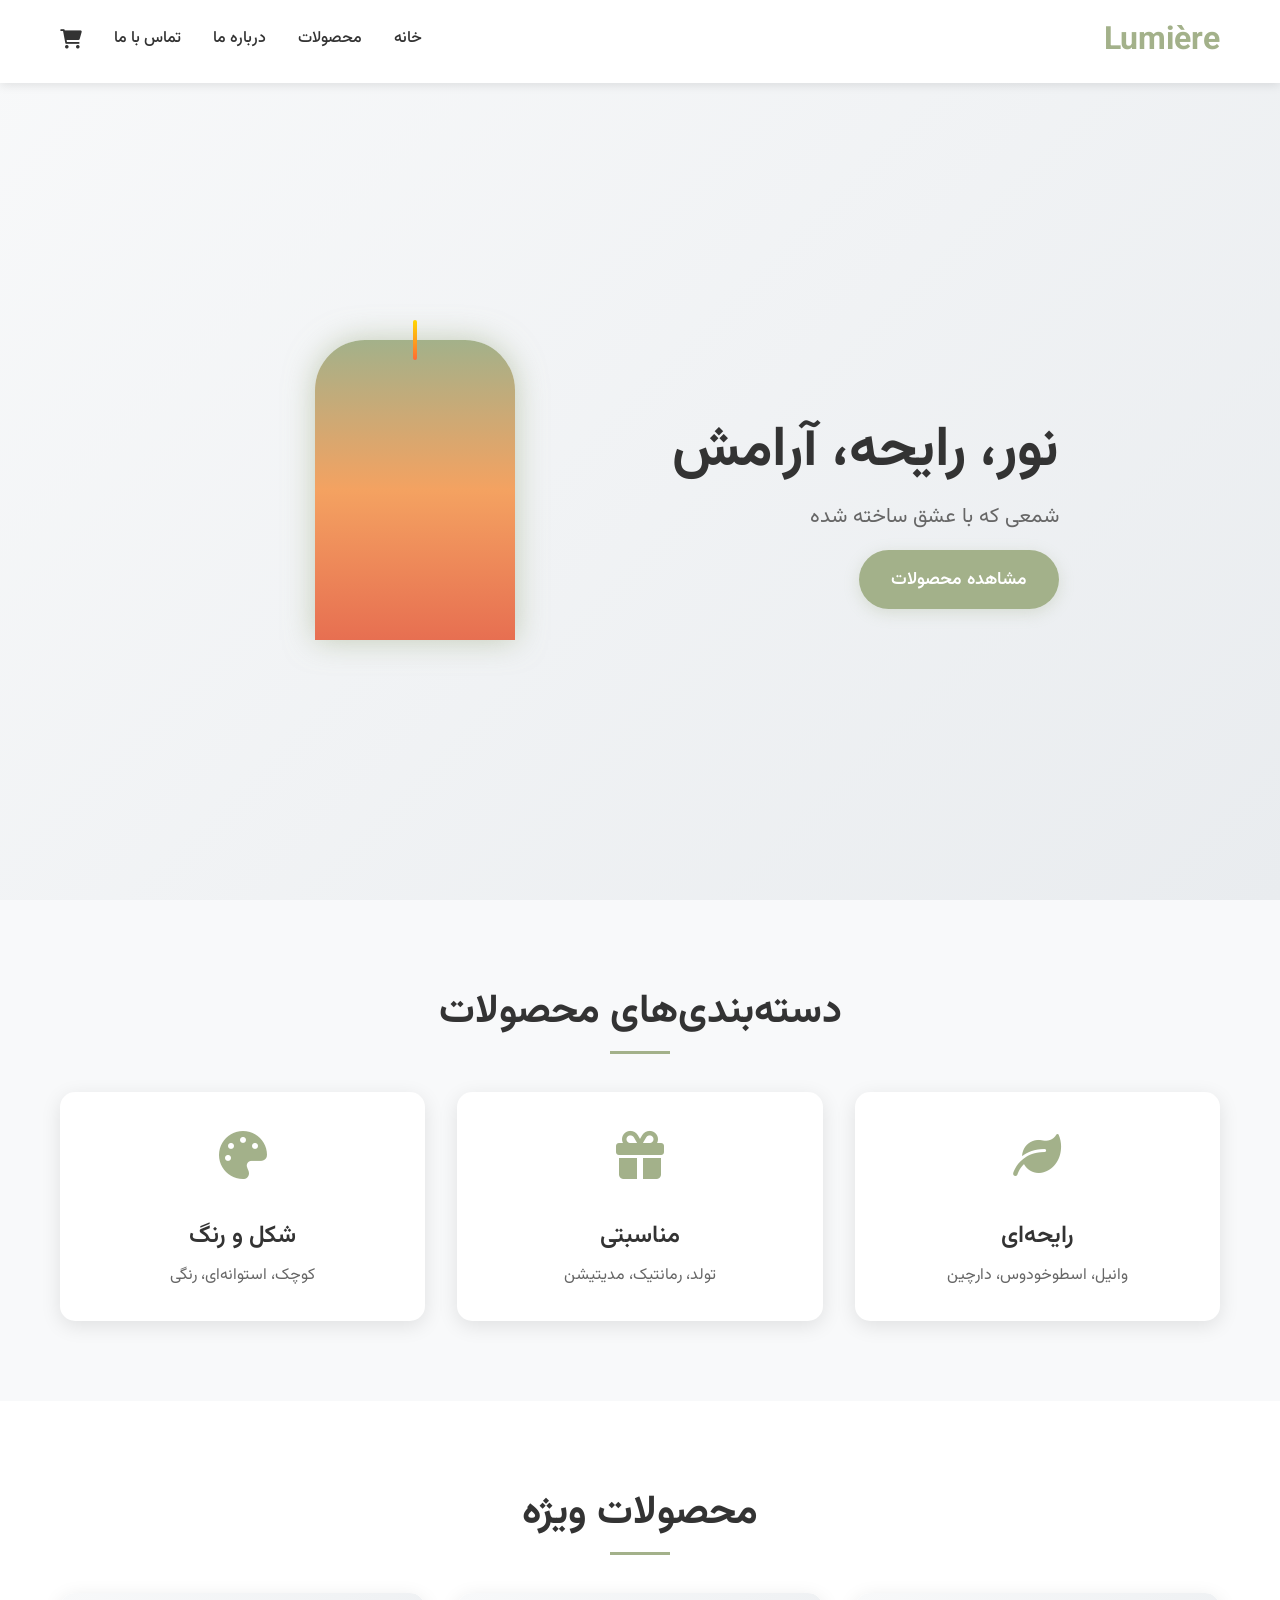
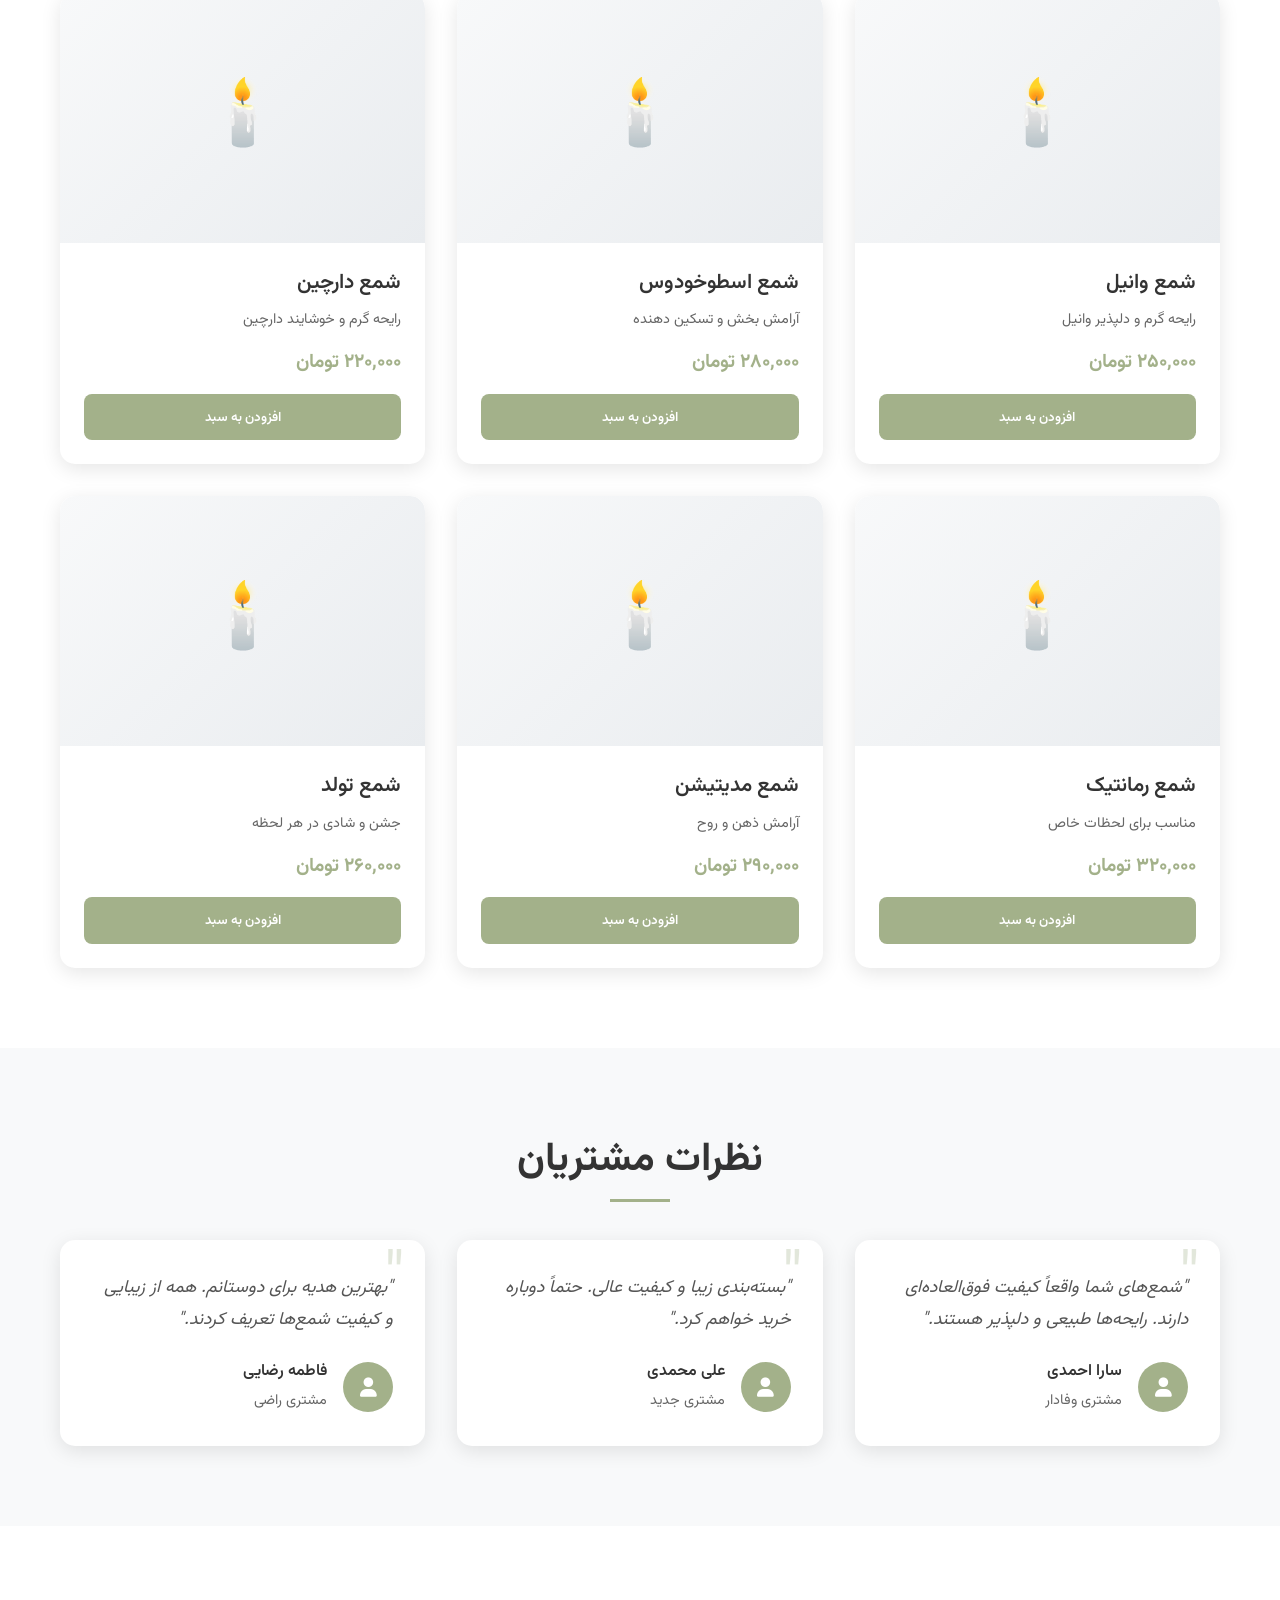
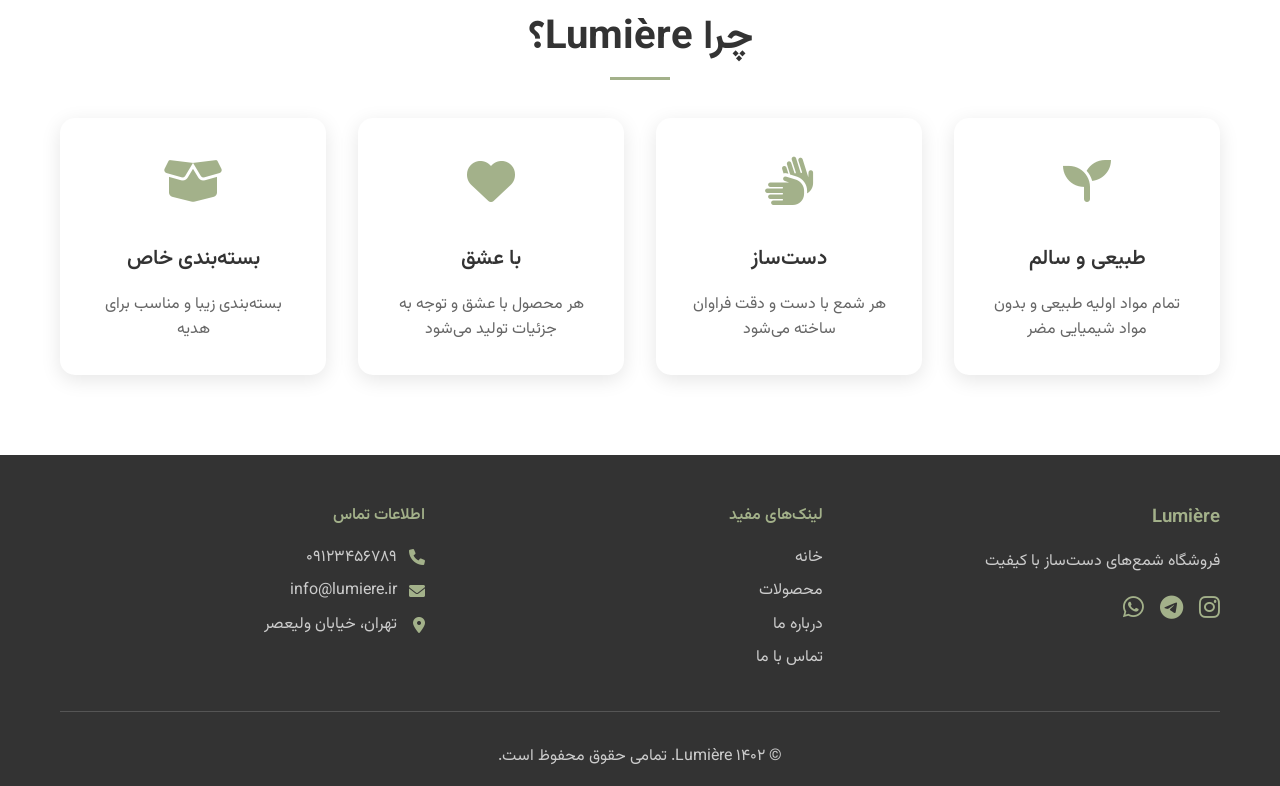
<file: index.html>
<!DOCTYPE html>
<html lang="fa" dir="rtl">
<head>
    <meta charset="UTF-8">
    <meta name="viewport" content="width=device-width, initial-scale=1.0">
    <title>Lumière - فروشگاه شمع‌های دست‌ساز</title>
    <link rel="stylesheet" href="styles.css">
    <link href="https://fonts.googleapis.com/css2?family=Vazirmatn:wght@300;400;500;600;700&display=swap" rel="stylesheet">
    <link rel="stylesheet" href="https://cdnjs.cloudflare.com/ajax/libs/font-awesome/6.0.0/css/all.min.css">
</head>
<body>
    <!-- Header -->
    <header class="header">
        <nav class="navbar">
            <div class="nav-container">
                <div class="logo">
                    <h1>Lumière</h1>
                </div>
                <ul class="nav-menu">
                    <li><a href="#home" class="nav-link">خانه</a></li>
                    <li><a href="products.html" class="nav-link">محصولات</a></li>
                    <li><a href="about.html" class="nav-link">درباره ما</a></li>
                    <li><a href="contact.html" class="nav-link">تماس با ما</a></li>
                    <li><a href="cart.html" class="nav-link cart-icon"><i class="fas fa-shopping-cart"></i></a></li>
                </ul>
                <div class="hamburger">
                    <span></span>
                    <span></span>
                    <span></span>
                </div>
            </div>
        </nav>
    </header>

    <!-- Hero Section -->
    <section id="home" class="hero">
        <div class="hero-content">
            <div class="hero-text">
                <h1 class="hero-title">نور، رایحه، آرامش</h1>
                <p class="hero-subtitle">شمعی که با عشق ساخته شده</p>
                <a href="products.html" class="cta-button">مشاهده محصولات</a>
            </div>
            <div class="hero-image">
                <div class="candle-glow"></div>
            </div>
        </div>
    </section>

    <!-- Categories Section -->
    <section class="categories">
        <div class="container">
            <h2 class="section-title">دسته‌بندی‌های محصولات</h2>
            <div class="categories-grid">
                <div class="category-card">
                    <div class="category-icon">
                        <i class="fas fa-leaf"></i>
                    </div>
                    <h3>رایحه‌ای</h3>
                    <p>وانیل، اسطوخودوس، دارچین</p>
                </div>
                <div class="category-card">
                    <div class="category-icon">
                        <i class="fas fa-gift"></i>
                    </div>
                    <h3>مناسبتی</h3>
                    <p>تولد، رمانتیک، مدیتیشن</p>
                </div>
                <div class="category-card">
                    <div class="category-icon">
                        <i class="fas fa-palette"></i>
                    </div>
                    <h3>شکل و رنگ</h3>
                    <p>کوچک، استوانه‌ای، رنگی</p>
                </div>
            </div>
        </div>
    </section>

    <!-- Featured Products -->
    <section id="products" class="featured-products">
        <div class="container">
            <h2 class="section-title">محصولات ویژه</h2>
            <div class="products-grid">
                <div class="product-card">
                    <div class="product-image">
                        <div class="candle-emoji">🕯️</div>
                    </div>
                    <div class="product-info">
                        <h3>شمع وانیل</h3>
                        <p class="product-description">رایحه گرم و دلپذیر وانیل</p>
                        <div class="product-price">۲۵۰,۰۰۰ تومان</div>
                        <button class="add-to-cart">افزودن به سبد</button>
                    </div>
                </div>
                <div class="product-card">
                    <div class="product-image">
                        <div class="candle-emoji">🕯️</div>
                    </div>
                    <div class="product-info">
                        <h3>شمع اسطوخودوس</h3>
                        <p class="product-description">آرامش بخش و تسکین دهنده</p>
                        <div class="product-price">۲۸۰,۰۰۰ تومان</div>
                        <button class="add-to-cart">افزودن به سبد</button>
                    </div>
                </div>
                <div class="product-card">
                    <div class="product-image">
                        <div class="candle-emoji">🕯️</div>
                    </div>
                    <div class="product-info">
                        <h3>شمع دارچین</h3>
                        <p class="product-description">رایحه گرم و خوشایند دارچین</p>
                        <div class="product-price">۲۲۰,۰۰۰ تومان</div>
                        <button class="add-to-cart">افزودن به سبد</button>
                    </div>
                </div>
                <div class="product-card">
                    <div class="product-image">
                        <div class="candle-emoji">🕯️</div>
                    </div>
                    <div class="product-info">
                        <h3>شمع رمانتیک</h3>
                        <p class="product-description">مناسب برای لحظات خاص</p>
                        <div class="product-price">۳۲۰,۰۰۰ تومان</div>
                        <button class="add-to-cart">افزودن به سبد</button>
                    </div>
                </div>
                <div class="product-card">
                    <div class="product-image">
                        <div class="candle-emoji">🕯️</div>
                    </div>
                    <div class="product-info">
                        <h3>شمع مدیتیشن</h3>
                        <p class="product-description">آرامش ذهن و روح</p>
                        <div class="product-price">۲۹۰,۰۰۰ تومان</div>
                        <button class="add-to-cart">افزودن به سبد</button>
                    </div>
                </div>
                <div class="product-card">
                    <div class="product-image">
                        <div class="candle-emoji">🕯️</div>
                    </div>
                    <div class="product-info">
                        <h3>شمع تولد</h3>
                        <p class="product-description">جشن و شادی در هر لحظه</p>
                        <div class="product-price">۲۶۰,۰۰۰ تومان</div>
                        <button class="add-to-cart">افزودن به سبد</button>
                    </div>
                </div>
            </div>
        </div>
    </section>

    <!-- Testimonials -->
    <section class="testimonials">
        <div class="container">
            <h2 class="section-title">نظرات مشتریان</h2>
            <div class="testimonials-grid">
                <div class="testimonial-card">
                    <div class="testimonial-content">
                        <p>"شمع‌های شما واقعاً کیفیت فوق‌العاده‌ای دارند. رایحه‌ها طبیعی و دلپذیر هستند."</p>
                    </div>
                    <div class="testimonial-author">
                        <div class="author-avatar">
                            <i class="fas fa-user"></i>
                        </div>
                        <div class="author-info">
                            <h4>سارا احمدی</h4>
                            <span>مشتری وفادار</span>
                        </div>
                    </div>
                </div>
                <div class="testimonial-card">
                    <div class="testimonial-content">
                        <p>"بسته‌بندی زیبا و کیفیت عالی. حتماً دوباره خرید خواهم کرد."</p>
                    </div>
                    <div class="testimonial-author">
                        <div class="author-avatar">
                            <i class="fas fa-user"></i>
                        </div>
                        <div class="author-info">
                            <h4>علی محمدی</h4>
                            <span>مشتری جدید</span>
                        </div>
                    </div>
                </div>
                <div class="testimonial-card">
                    <div class="testimonial-content">
                        <p>"بهترین هدیه برای دوستانم. همه از زیبایی و کیفیت شمع‌ها تعریف کردند."</p>
                    </div>
                    <div class="testimonial-author">
                        <div class="author-avatar">
                            <i class="fas fa-user"></i>
                        </div>
                        <div class="author-info">
                            <h4>فاطمه رضایی</h4>
                            <span>مشتری راضی</span>
                        </div>
                    </div>
                </div>
            </div>
        </div>
    </section>

    <!-- Why Choose Us -->
    <section class="why-us">
        <div class="container">
            <h2 class="section-title">چرا Lumière؟</h2>
            <div class="features-grid">
                <div class="feature-card">
                    <div class="feature-icon">
                        <i class="fas fa-seedling"></i>
                    </div>
                    <h3>طبیعی و سالم</h3>
                    <p>تمام مواد اولیه طبیعی و بدون مواد شیمیایی مضر</p>
                </div>
                <div class="feature-card">
                    <div class="feature-icon">
                        <i class="fas fa-hands"></i>
                    </div>
                    <h3>دست‌ساز</h3>
                    <p>هر شمع با دست و دقت فراوان ساخته می‌شود</p>
                </div>
                <div class="feature-card">
                    <div class="feature-icon">
                        <i class="fas fa-heart"></i>
                    </div>
                    <h3>با عشق</h3>
                    <p>هر محصول با عشق و توجه به جزئیات تولید می‌شود</p>
                </div>
                <div class="feature-card">
                    <div class="feature-icon">
                        <i class="fas fa-box-open"></i>
                    </div>
                    <h3>بسته‌بندی خاص</h3>
                    <p>بسته‌بندی زیبا و مناسب برای هدیه</p>
                </div>
            </div>
        </div>
    </section>

    <!-- Footer -->
    <footer class="footer">
        <div class="container">
            <div class="footer-content">
                <div class="footer-section">
                    <h3>Lumière</h3>
                    <p>فروشگاه شمع‌های دست‌ساز با کیفیت</p>
                    <div class="social-links">
                        <a href="#"><i class="fab fa-instagram"></i></a>
                        <a href="#"><i class="fab fa-telegram"></i></a>
                        <a href="#"><i class="fab fa-whatsapp"></i></a>
                    </div>
                </div>
                <div class="footer-section">
                    <h4>لینک‌های مفید</h4>
                    <ul>
                        <li><a href="#home">خانه</a></li>
                        <li><a href="products.html">محصولات</a></li>
                        <li><a href="about.html">درباره ما</a></li>
                        <li><a href="contact.html">تماس با ما</a></li>
                    </ul>
                </div>
                <div class="footer-section">
                    <h4>اطلاعات تماس</h4>
                    <div class="contact-info">
                        <p><i class="fas fa-phone"></i> ۰۹۱۲۳۴۵۶۷۸۹</p>
                        <p><i class="fas fa-envelope"></i> info@lumiere.ir</p>
                        <p><i class="fas fa-map-marker-alt"></i> تهران، خیابان ولیعصر</p>
                    </div>
                </div>
            </div>
            <div class="footer-bottom">
                <p>&copy; ۱۴۰۲ Lumière. تمامی حقوق محفوظ است.</p>
            </div>
        </div>
    </footer>

    <script src="script.js"></script>
</body>
</html>
</file>
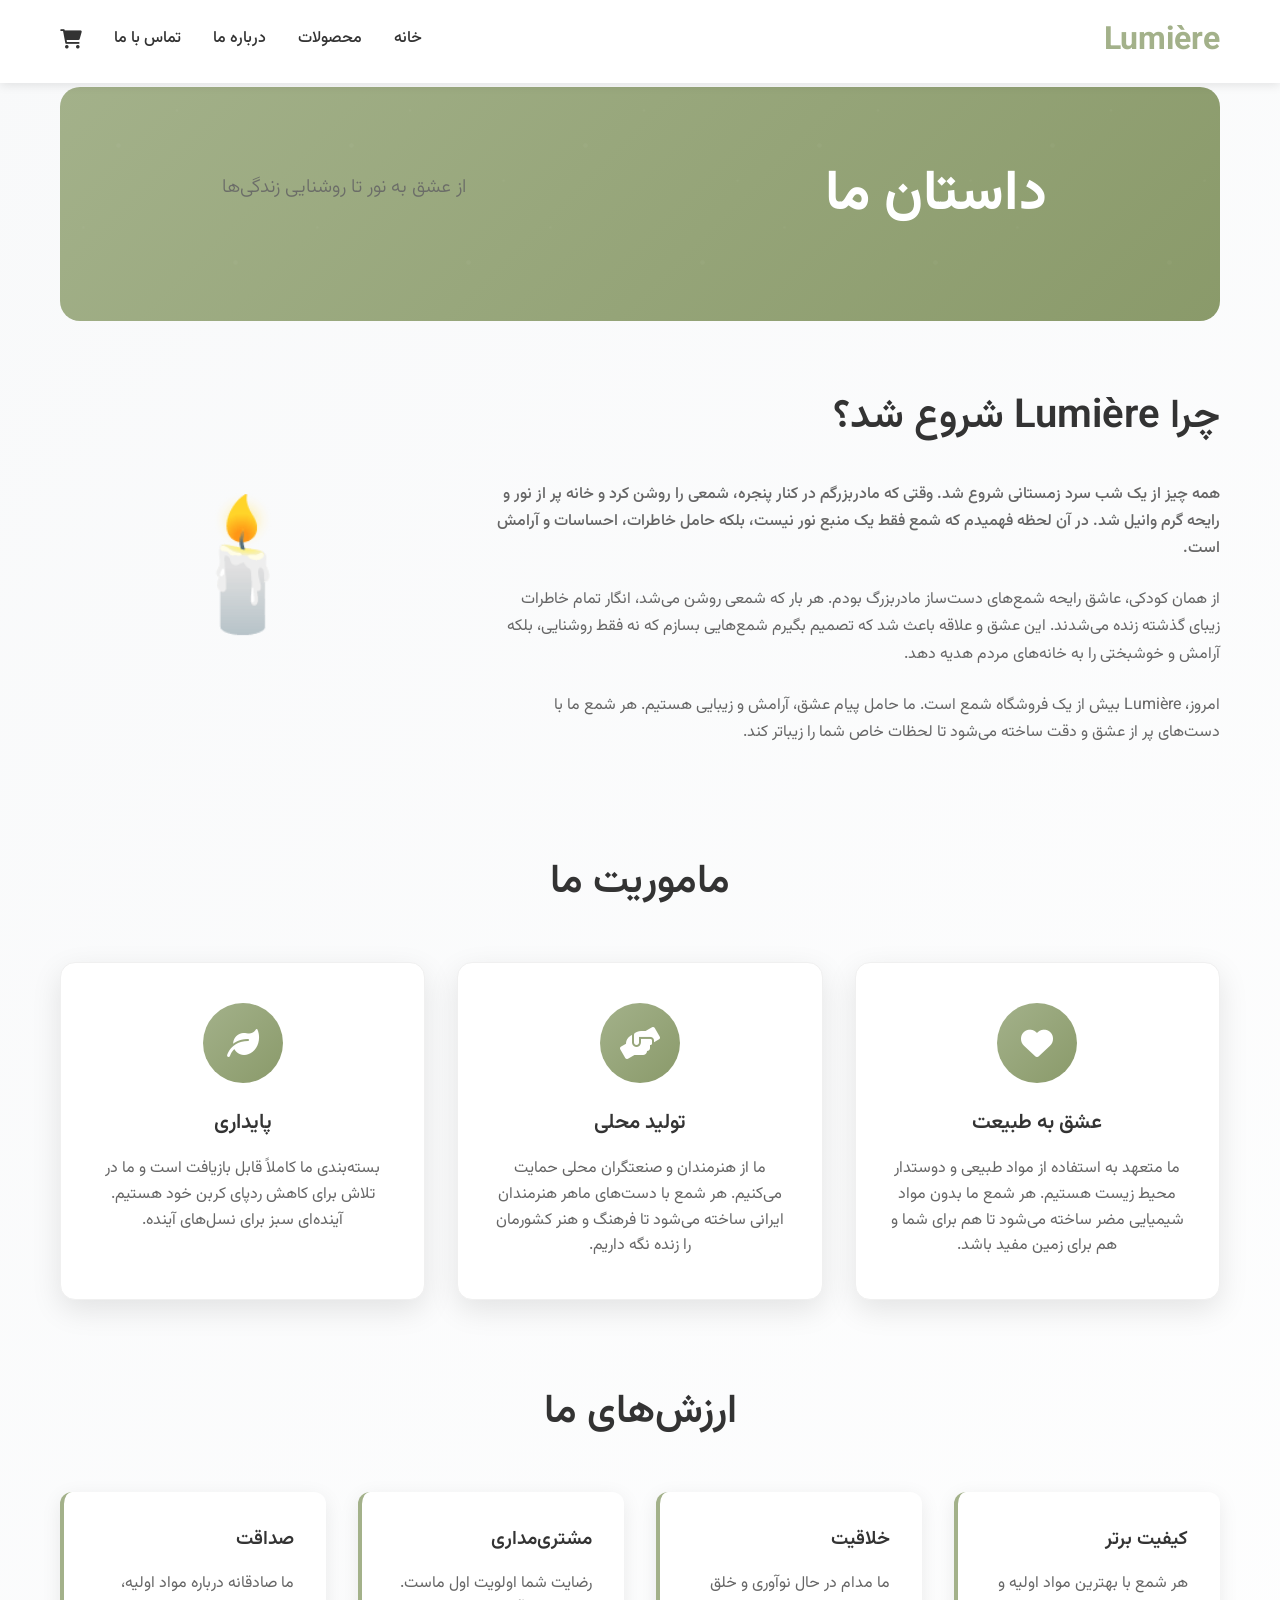
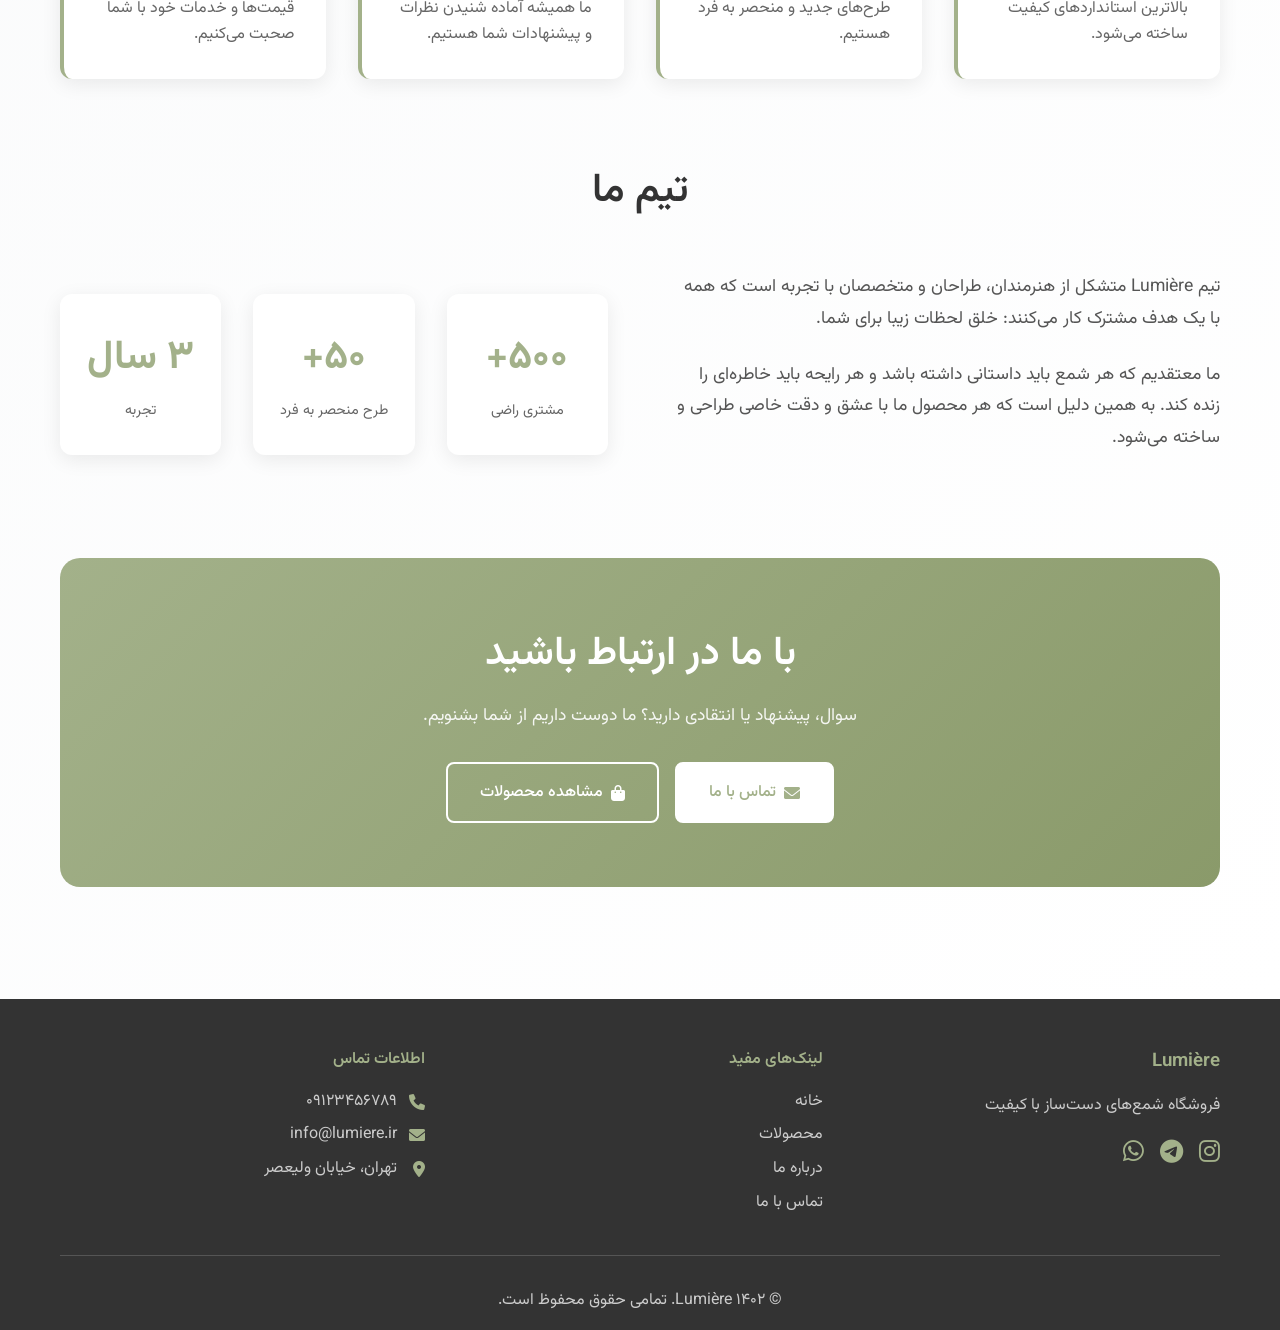
<file: about.html>
<!DOCTYPE html>
<html lang="fa" dir="rtl">
<head>
    <meta charset="UTF-8">
    <meta name="viewport" content="width=device-width, initial-scale=1.0">
    <title>درباره ما - Lumière</title>
    <link rel="preconnect" href="https://fonts.googleapis.com">
    <link rel="preconnect" href="https://fonts.gstatic.com" crossorigin>
    <link href="https://fonts.googleapis.com/css2?family=Vazirmatn:wght@300;400;500;600;700&display=swap" rel="stylesheet">
    <link rel="stylesheet" href="https://cdnjs.cloudflare.com/ajax/libs/font-awesome/6.0.0/css/all.min.css">
    <link rel="stylesheet" href="styles.css">
    <link rel="stylesheet" href="about.css">
</head>
<body>
    <!-- Header -->
    <header class="header">
        <nav class="navbar">
            <div class="nav-container">
                <div class="logo">
                    <h1>Lumière</h1>
                </div>
                <ul class="nav-menu">
                    <li><a href="index.html" class="nav-link">خانه</a></li>
                    <li><a href="products.html" class="nav-link">محصولات</a></li>
                    <li><a href="about.html" class="nav-link active">درباره ما</a></li>
                    <li><a href="#contact" class="nav-link">تماس با ما</a></li>
                    <li><a href="cart.html" class="nav-link cart-icon"><i class="fas fa-shopping-cart"></i></a></li>
                </ul>
                <div class="hamburger">
                    <span></span>
                    <span></span>
                    <span></span>
                </div>
            </div>
        </nav>
    </header>

    <!-- About Section -->
    <main class="about-page">
        <div class="container">
            <!-- Breadcrumb -->
            <nav class="breadcrumb">
                <a href="index.html">خانه</a>
                <i class="fas fa-chevron-left"></i>
                <span>درباره ما</span>
            </nav>

            <!-- Hero Section -->
            <section class="about-hero">
                <div class="hero-content">
                    <h1>داستان ما</h1>
                    <p class="hero-subtitle">از عشق به نور تا روشنایی زندگی‌ها</p>
                </div>
            </section>

            <!-- Brand Story -->
            <section class="brand-story">
                <div class="story-content">
                    <div class="story-text">
                        <h2>چرا Lumière شروع شد؟</h2>
                        <p class="story-intro">
                            همه چیز از یک شب سرد زمستانی شروع شد. وقتی که مادربزرگم در کنار پنجره، شمعی را روشن کرد و خانه پر از نور و رایحه گرم وانیل شد. در آن لحظه فهمیدم که شمع فقط یک منبع نور نیست، بلکه حامل خاطرات، احساسات و آرامش است.
                        </p>
                        <p>
                            از همان کودکی، عاشق رایحه شمع‌های دست‌ساز مادربزرگ بودم. هر بار که شمعی روشن می‌شد، انگار تمام خاطرات زیبای گذشته زنده می‌شدند. این عشق و علاقه باعث شد که تصمیم بگیرم شمع‌هایی بسازم که نه فقط روشنایی، بلکه آرامش و خوشبختی را به خانه‌های مردم هدیه دهد.
                        </p>
                        <p>
                            امروز، Lumière بیش از یک فروشگاه شمع است. ما حامل پیام عشق، آرامش و زیبایی هستیم. هر شمع ما با دست‌های پر از عشق و دقت ساخته می‌شود تا لحظات خاص شما را زیباتر کند.
                        </p>
                    </div>
                    <div class="story-image">
                        <div class="candle-emoji-large">🕯️</div>
                    </div>
                </div>
            </section>

            <!-- Our Mission -->
            <section class="our-mission">
                <h2>ماموریت ما</h2>
                <div class="mission-cards">
                    <div class="mission-card">
                        <div class="mission-icon">
                            <i class="fas fa-heart"></i>
                        </div>
                        <h3>عشق به طبیعت</h3>
                        <p>ما متعهد به استفاده از مواد طبیعی و دوستدار محیط زیست هستیم. هر شمع ما بدون مواد شیمیایی مضر ساخته می‌شود تا هم برای شما و هم برای زمین مفید باشد.</p>
                    </div>
                    <div class="mission-card">
                        <div class="mission-icon">
                            <i class="fas fa-hands-helping"></i>
                        </div>
                        <h3>تولید محلی</h3>
                        <p>ما از هنرمندان و صنعتگران محلی حمایت می‌کنیم. هر شمع با دست‌های ماهر هنرمندان ایرانی ساخته می‌شود تا فرهنگ و هنر کشورمان را زنده نگه داریم.</p>
                    </div>
                    <div class="mission-card">
                        <div class="mission-icon">
                            <i class="fas fa-leaf"></i>
                        </div>
                        <h3>پایداری</h3>
                        <p>بسته‌بندی ما کاملاً قابل بازیافت است و ما در تلاش برای کاهش ردپای کربن خود هستیم. آینده‌ای سبز برای نسل‌های آینده.</p>
                    </div>
                </div>
            </section>

            <!-- Our Values -->
            <section class="our-values">
                <h2>ارزش‌های ما</h2>
                <div class="values-grid">
                    <div class="value-item">
                        <h3>کیفیت برتر</h3>
                        <p>هر شمع با بهترین مواد اولیه و بالاترین استانداردهای کیفیت ساخته می‌شود.</p>
                    </div>
                    <div class="value-item">
                        <h3>خلاقیت</h3>
                        <p>ما مدام در حال نوآوری و خلق طرح‌های جدید و منحصر به فرد هستیم.</p>
                    </div>
                    <div class="value-item">
                        <h3>مشتری‌مداری</h3>
                        <p>رضایت شما اولویت اول ماست. ما همیشه آماده شنیدن نظرات و پیشنهادات شما هستیم.</p>
                    </div>
                    <div class="value-item">
                        <h3>صداقت</h3>
                        <p>ما صادقانه درباره مواد اولیه، قیمت‌ها و خدمات خود با شما صحبت می‌کنیم.</p>
                    </div>
                </div>
            </section>

            <!-- Team Section -->
            <section class="our-team">
                <h2>تیم ما</h2>
                <div class="team-content">
                    <div class="team-text">
                        <p>
                            تیم Lumière متشکل از هنرمندان، طراحان و متخصصان با تجربه است که همه با یک هدف مشترک کار می‌کنند: خلق لحظات زیبا برای شما.
                        </p>
                        <p>
                            ما معتقدیم که هر شمع باید داستانی داشته باشد و هر رایحه باید خاطره‌ای را زنده کند. به همین دلیل است که هر محصول ما با عشق و دقت خاصی طراحی و ساخته می‌شود.
                        </p>
                    </div>
                    <div class="team-stats">
                        <div class="stat-item">
                            <span class="stat-number">۵۰۰+</span>
                            <span class="stat-label">مشتری راضی</span>
                        </div>
                        <div class="stat-item">
                            <span class="stat-number">۵۰+</span>
                            <span class="stat-label">طرح منحصر به فرد</span>
                        </div>
                        <div class="stat-item">
                            <span class="stat-number">۳ سال</span>
                            <span class="stat-label">تجربه</span>
                        </div>
                    </div>
                </div>
            </section>

            <!-- Contact CTA -->
            <section class="contact-cta">
                <div class="cta-content">
                    <h2>با ما در ارتباط باشید</h2>
                    <p>سوال، پیشنهاد یا انتقادی دارید؟ ما دوست داریم از شما بشنویم.</p>
                    <div class="cta-buttons">
                        <a href="#contact" class="btn-primary">
                            <i class="fas fa-envelope"></i>
                            تماس با ما
                        </a>
                        <a href="products.html" class="btn-secondary">
                            <i class="fas fa-shopping-bag"></i>
                            مشاهده محصولات
                        </a>
                    </div>
                </div>
            </section>
        </div>
    </main>

    <!-- Footer -->
    <footer class="footer">
        <div class="container">
            <div class="footer-content">
                <div class="footer-section">
                    <h3>Lumière</h3>
                    <p>فروشگاه شمع‌های دست‌ساز با کیفیت</p>
                    <div class="social-links">
                        <a href="#"><i class="fab fa-instagram"></i></a>
                        <a href="#"><i class="fab fa-telegram"></i></a>
                        <a href="#"><i class="fab fa-whatsapp"></i></a>
                    </div>
                </div>
                <div class="footer-section">
                    <h4>لینک‌های مفید</h4>
                    <ul>
                        <li><a href="#home">خانه</a></li>
                        <li><a href="products.html">محصولات</a></li>
                        <li><a href="about.html">درباره ما</a></li>
                        <li><a href="contact.html">تماس با ما</a></li>
                    </ul>
                </div>
                <div class="footer-section">
                    <h4>اطلاعات تماس</h4>
                    <div class="contact-info">
                        <p><i class="fas fa-phone"></i> ۰۹۱۲۳۴۵۶۷۸۹</p>
                        <p><i class="fas fa-envelope"></i> info@lumiere.ir</p>
                        <p><i class="fas fa-map-marker-alt"></i> تهران، خیابان ولیعصر</p>
                    </div>
                </div>
            </div>
            <div class="footer-bottom">
                <p>&copy; ۱۴۰۲ Lumière. تمامی حقوق محفوظ است.</p>
            </div>
        </div>
    </footer>

    <script src="script.js"></script>
    <script src="about.js"></script>
</body>
</html>
</file>
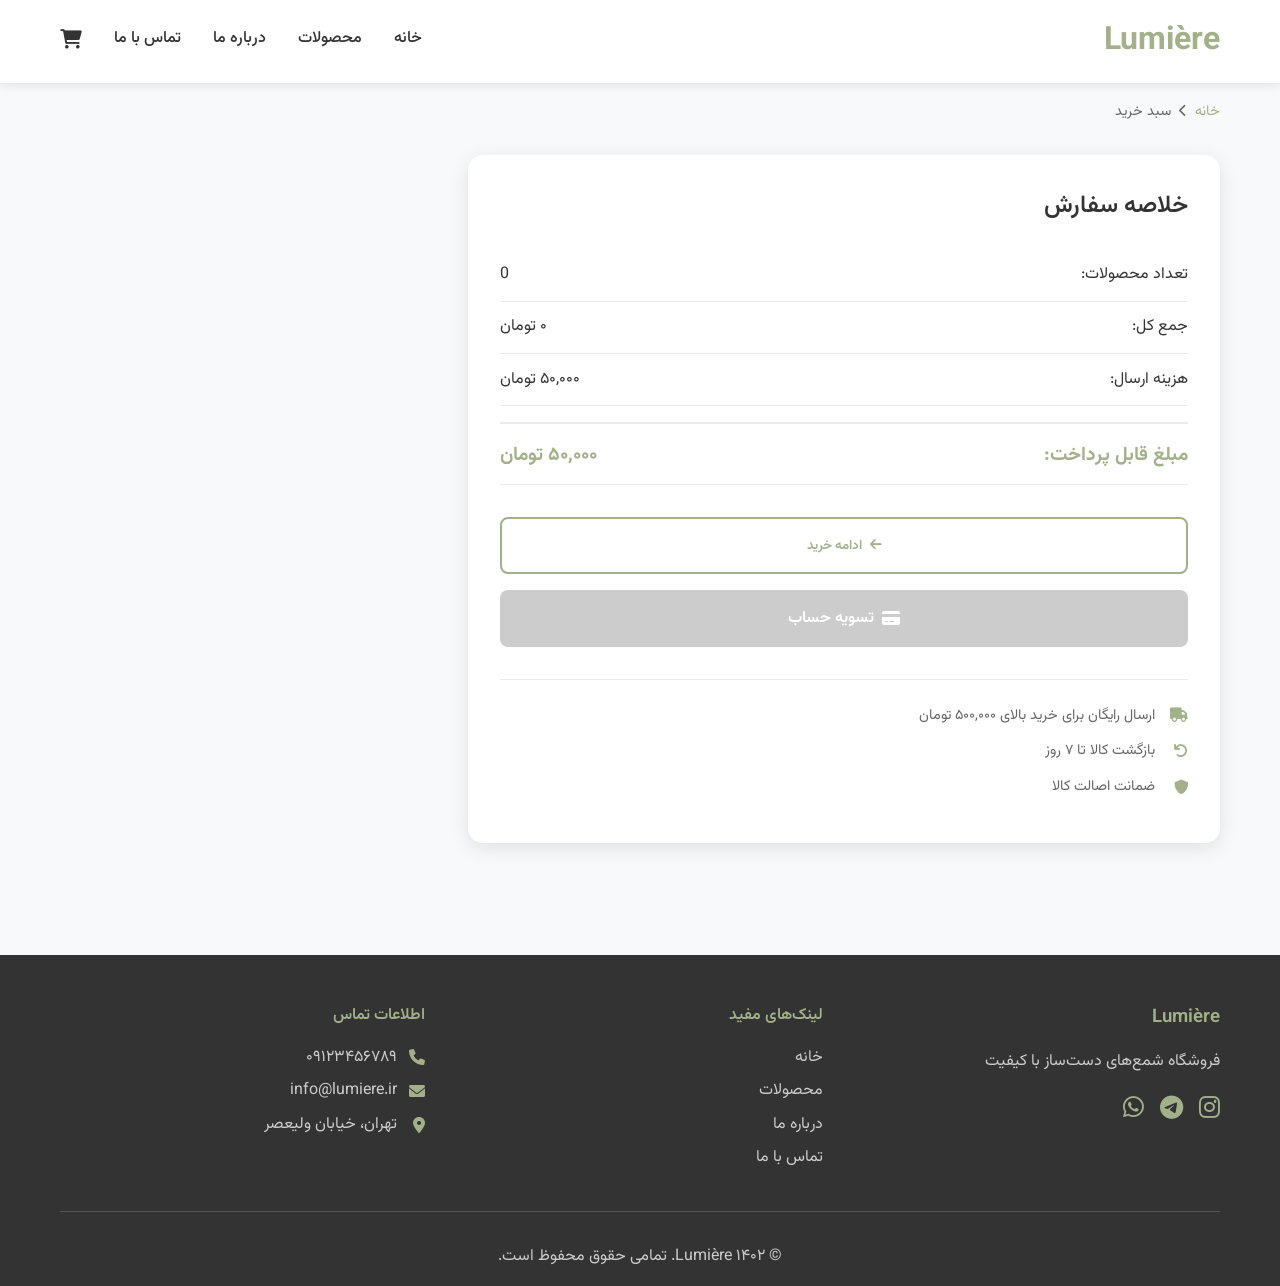
<file: cart.html>
<!DOCTYPE html>
<html lang="fa" dir="rtl">
<head>
    <meta charset="UTF-8">
    <meta name="viewport" content="width=device-width, initial-scale=1.0">
    <title>سبد خرید - Lumière</title>
    <link rel="preconnect" href="https://fonts.googleapis.com">
    <link rel="preconnect" href="https://fonts.gstatic.com" crossorigin>
    <link href="https://fonts.googleapis.com/css2?family=Vazirmatn:wght@300;400;500;600;700&display=swap" rel="stylesheet">
    <link rel="stylesheet" href="https://cdnjs.cloudflare.com/ajax/libs/font-awesome/6.0.0/css/all.min.css">
    <link rel="stylesheet" href="styles.css">
    <link rel="stylesheet" href="cart.css">
</head>
<body>
    <!-- Header -->
    <header class="header">
        <nav class="navbar">
            <div class="nav-container">
                <div class="logo">
                    <h1>Lumière</h1>
                </div>
                <ul class="nav-menu">
                    <li><a href="index.html" class="nav-link">خانه</a></li>
                    <li><a href="products.html" class="nav-link">محصولات</a></li>
                    <li><a href="about.html" class="nav-link">درباره ما</a></li>
                    <li><a href="#contact" class="nav-link">تماس با ما</a></li>
                    <li><a href="cart.html" class="nav-link cart-icon active"><i class="fas fa-shopping-cart"></i></a></li>
                </ul>
                <div class="hamburger">
                    <span></span>
                    <span></span>
                    <span></span>
                </div>
            </div>
        </nav>
    </header>

    <!-- Cart Section -->
    <main class="cart-page">
        <div class="container">
            <!-- Breadcrumb -->
            <nav class="breadcrumb">
                <a href="index.html">خانه</a>
                <i class="fas fa-chevron-left"></i>
                <span>سبد خرید</span>
            </nav>

            <!-- Cart Content -->
            <div class="cart-content">
                <!-- Cart Items -->
                <div class="cart-items">
                    <div class="cart-header">
                        <h2>سبد خرید شما</h2>
                        <span class="item-count">۰ محصول</span>
                    </div>
                    
                    <div class="cart-items-list">
                        <!-- Cart items will be dynamically loaded here -->
                    </div>
                    
                    <!-- Empty Cart Message -->
                    <div class="empty-cart" style="display: none;">
                        <div class="empty-cart-icon">
                            <i class="fas fa-shopping-cart"></i>
                        </div>
                        <h3>سبد خرید شما خالی است</h3>
                        <p>محصولات مورد نظر خود را انتخاب کنید</p>
                        <a href="products.html" class="btn-primary">مشاهده محصولات</a>
                    </div>
                </div>

                <!-- Cart Summary -->
                <div class="cart-summary">
                    <h3>خلاصه سفارش</h3>
                    
                    <div class="summary-item">
                        <span>تعداد محصولات:</span>
                        <span class="total-items">۰</span>
                    </div>
                    
                    <div class="summary-item">
                        <span>جمع کل:</span>
                        <span class="subtotal">۰ تومان</span>
                    </div>
                    
                    <div class="summary-item">
                        <span>هزینه ارسال:</span>
                        <span class="shipping-cost">رایگان</span>
                    </div>
                    
                    <div class="summary-item total">
                        <span>مبلغ قابل پرداخت:</span>
                        <span class="total-amount">۰ تومان</span>
                    </div>
                    
                    <div class="cart-actions">
                        <button class="btn-secondary" onclick="continueShopping()">
                            <i class="fas fa-arrow-left"></i>
                            ادامه خرید
                        </button>
                        <button class="btn-primary checkout-btn" onclick="proceedToCheckout()">
                            <i class="fas fa-credit-card"></i>
                            تسویه حساب
                        </button>
                    </div>
                    
                    <div class="cart-benefits">
                        <div class="benefit-item">
                            <i class="fas fa-truck"></i>
                            <span>ارسال رایگان برای خرید بالای ۵۰۰,۰۰۰ تومان</span>
                        </div>
                        <div class="benefit-item">
                            <i class="fas fa-undo"></i>
                            <span>بازگشت کالا تا ۷ روز</span>
                        </div>
                        <div class="benefit-item">
                            <i class="fas fa-shield-alt"></i>
                            <span>ضمانت اصالت کالا</span>
                        </div>
                    </div>
                </div>
            </div>
        </div>
    </main>

    <!-- Footer -->
    <footer class="footer">
        <div class="container">
            <div class="footer-content">
                <div class="footer-section">
                    <h3>Lumière</h3>
                    <p>فروشگاه شمع‌های دست‌ساز با کیفیت</p>
                    <div class="social-links">
                        <a href="#"><i class="fab fa-instagram"></i></a>
                        <a href="#"><i class="fab fa-telegram"></i></a>
                        <a href="#"><i class="fab fa-whatsapp"></i></a>
                    </div>
                </div>
                <div class="footer-section">
                    <h4>لینک‌های مفید</h4>
                    <ul>
                        <li><a href="#home">خانه</a></li>
                        <li><a href="products.html">محصولات</a></li>
                        <li><a href="about.html">درباره ما</a></li>
                        <li><a href="contact.html">تماس با ما</a></li>
                    </ul>
                </div>
                <div class="footer-section">
                    <h4>اطلاعات تماس</h4>
                    <div class="contact-info">
                        <p><i class="fas fa-phone"></i> ۰۹۱۲۳۴۵۶۷۸۹</p>
                        <p><i class="fas fa-envelope"></i> info@lumiere.ir</p>
                        <p><i class="fas fa-map-marker-alt"></i> تهران، خیابان ولیعصر</p>
                    </div>
                </div>
            </div>
            <div class="footer-bottom">
                <p>&copy; ۱۴۰۲ Lumière. تمامی حقوق محفوظ است.</p>
            </div>
        </div>
    </footer>

    <script src="script.js"></script>
    <script src="cart.js"></script>
</body>
</html>
</file>
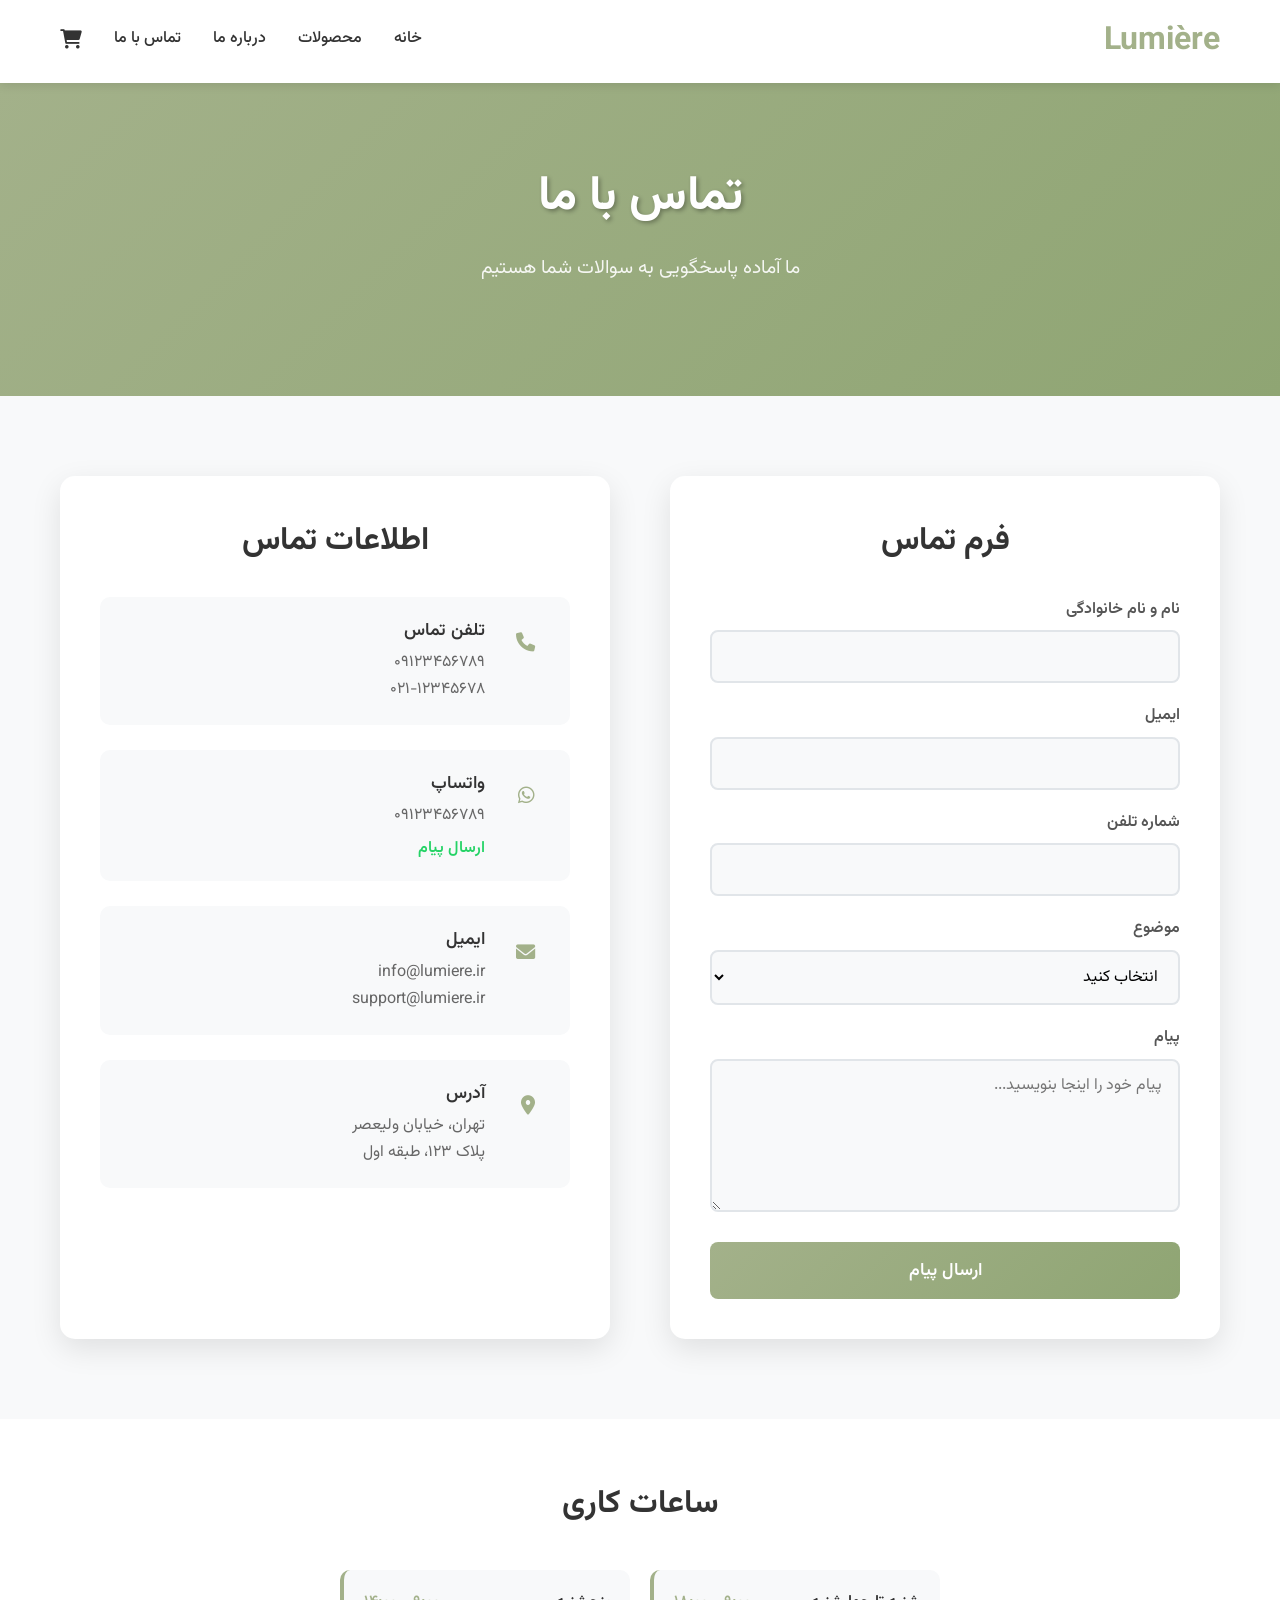
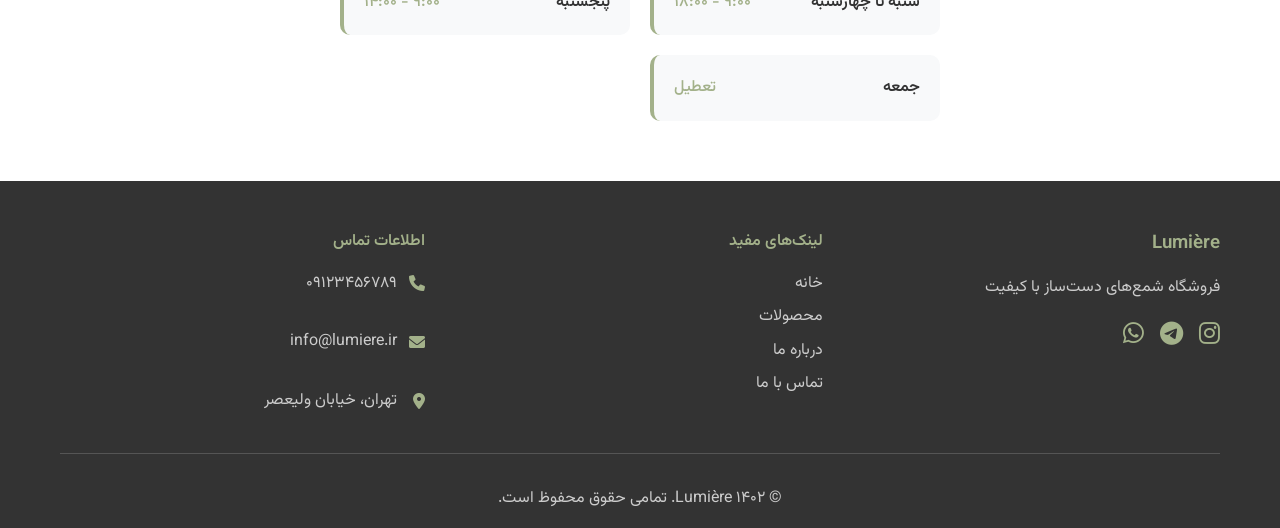
<file: contact.html>
<!DOCTYPE html>
<html lang="fa" dir="rtl">
<head>
    <meta charset="UTF-8">
    <meta name="viewport" content="width=device-width, initial-scale=1.0">
    <title>تماس با ما - Lumière</title>
    <link rel="stylesheet" href="styles.css">
    <link rel="stylesheet" href="contact.css">
    <link href="https://fonts.googleapis.com/css2?family=Vazirmatn:wght@300;400;500;600;700&display=swap" rel="stylesheet">
    <link rel="stylesheet" href="https://cdnjs.cloudflare.com/ajax/libs/font-awesome/6.0.0/css/all.min.css">
</head>
<body>
    <!-- Header -->
    <header class="header">
        <nav class="navbar">
            <div class="nav-container">
                <div class="logo">
                    <h1>Lumière</h1>
                </div>
                <ul class="nav-menu">
                    <li><a href="index.html" class="nav-link">خانه</a></li>
                    <li><a href="products.html" class="nav-link">محصولات</a></li>
                    <li><a href="about.html" class="nav-link">درباره ما</a></li>
                    <li><a href="contact.html" class="nav-link">تماس با ما</a></li>
                    <li><a href="cart.html" class="nav-link cart-icon"><i class="fas fa-shopping-cart"></i></a></li>
                </ul>
                <div class="hamburger">
                    <span></span>
                    <span></span>
                    <span></span>
                </div>
            </div>
        </nav>
    </header>

    <!-- Contact Hero Section -->
    <section class="contact-hero">
        <div class="container">
            <div class="contact-hero-content">
                <h1 class="contact-title">تماس با ما</h1>
                <p class="contact-subtitle">ما آماده پاسخگویی به سوالات شما هستیم</p>
            </div>
        </div>
    </section>

    <!-- Contact Section -->
    <section class="contact-section">
        <div class="container">
            <div class="contact-grid">
                <!-- Contact Form -->
                <div class="contact-form-container">
                    <h2>فرم تماس</h2>
                    <form class="contact-form" id="contactForm">
                        <div class="form-group">
                            <label for="name">نام و نام خانوادگی</label>
                            <input type="text" id="name" name="name" required>
                        </div>
                        <div class="form-group">
                            <label for="email">ایمیل</label>
                            <input type="email" id="email" name="email" required>
                        </div>
                        <div class="form-group">
                            <label for="phone">شماره تلفن</label>
                            <input type="tel" id="phone" name="phone">
                        </div>
                        <div class="form-group">
                            <label for="subject">موضوع</label>
                            <select id="subject" name="subject" required>
                                <option value="">انتخاب کنید</option>
                                <option value="سوال">سوال</option>
                                <option value="سفارش">سفارش</option>
                                <option value="شکایت">شکایت</option>
                                <option value="پیشنهاد">پیشنهاد</option>
                                <option value="سایر">سایر</option>
                            </select>
                        </div>
                        <div class="form-group">
                            <label for="message">پیام</label>
                            <textarea id="message" name="message" rows="5" required placeholder="پیام خود را اینجا بنویسید..."></textarea>
                        </div>
                        <button type="submit" class="submit-btn">ارسال پیام</button>
                    </form>
                </div>

                <!-- Contact Information -->
                <div class="contact-info-container">
                    <h2>اطلاعات تماس</h2>
                    <div class="contact-info">
                        <div class="contact-item">
                            <div class="contact-icon">
                                <i class="fas fa-phone"></i>
                            </div>
                            <div class="contact-details">
                                <h3>تلفن تماس</h3>
                                <p>۰۹۱۲۳۴۵۶۷۸۹</p>
                                <p>۰۲۱-۱۲۳۴۵۶۷۸</p>
                            </div>
                        </div>
                        
                        <div class="contact-item">
                            <div class="contact-icon">
                                <i class="fab fa-whatsapp"></i>
                            </div>
                            <div class="contact-details">
                                <h3>واتساپ</h3>
                                <p>۰۹۱۲۳۴۵۶۷۸۹</p>
                                <a href="https://wa.me/989123456789" class="whatsapp-link" target="_blank">ارسال پیام</a>
                            </div>
                        </div>

                        <div class="contact-item">
                            <div class="contact-icon">
                                <i class="fas fa-envelope"></i>
                            </div>
                            <div class="contact-details">
                                <h3>ایمیل</h3>
                                <p>info@lumiere.ir</p>
                                <p>support@lumiere.ir</p>
                            </div>
                        </div>

                        <div class="contact-item">
                            <div class="contact-icon">
                                <i class="fas fa-map-marker-alt"></i>
                            </div>
                            <div class="contact-details">
                                <h3>آدرس</h3>
                                <p>تهران، خیابان ولیعصر</p>
                                <p>پلاک ۱۲۳، طبقه اول</p>
                            </div>
                        </div>
                    </div>

                    
                </div>
            </div>
        </div>
    </section>

    <!-- Business Hours -->
    <section class="business-hours">
        <div class="container">
            <h2>ساعات کاری</h2>
            <div class="hours-grid">
                <div class="hours-item">
                    <span class="day">شنبه تا چهارشنبه</span>
                    <span class="time">۹:۰۰ - ۱۸:۰۰</span>
                </div>
                <div class="hours-item">
                    <span class="day">پنجشنبه</span>
                    <span class="time">۹:۰۰ - ۱۴:۰۰</span>
                </div>
                <div class="hours-item">
                    <span class="day">جمعه</span>
                    <span class="time">تعطیل</span>
                </div>
            </div>
        </div>
    </section>

    <!-- Footer -->
    <footer class="footer">
        <div class="container">
            <div class="footer-content">
                <div class="footer-section">
                    <h3>Lumière</h3>
                    <p>فروشگاه شمع‌های دست‌ساز با کیفیت</p>
                    <div class="social-links">
                        <a href="#"><i class="fab fa-instagram"></i></a>
                        <a href="#"><i class="fab fa-telegram"></i></a>
                        <a href="#"><i class="fab fa-whatsapp"></i></a>
                    </div>
                </div>
                <div class="footer-section">
                    <h4>لینک‌های مفید</h4>
                    <ul>
                        <li><a href="index.html">خانه</a></li>
                        <li><a href="products.html">محصولات</a></li>
                        <li><a href="about.html">درباره ما</a></li>
                        <li><a href="contact.html">تماس با ما</a></li>
                    </ul>
                </div>
                <div class="footer-section">
                    <h4>اطلاعات تماس</h4>
                    <div class="contact-info">
                        <p><i class="fas fa-phone"></i> ۰۹۱۲۳۴۵۶۷۸۹</p>
                        <p><i class="fas fa-envelope"></i> info@lumiere.ir</p>
                        <p><i class="fas fa-map-marker-alt"></i> تهران، خیابان ولیعصر</p>
                    </div>
                </div>
            </div>
            <div class="footer-bottom">
                <p>&copy; ۱۴۰۲ Lumière. تمامی حقوق محفوظ است.</p>
            </div>
        </div>
    </footer>

    <script src="script.js"></script>
    <script src="contact.js"></script>
</body>
</html>
</file>
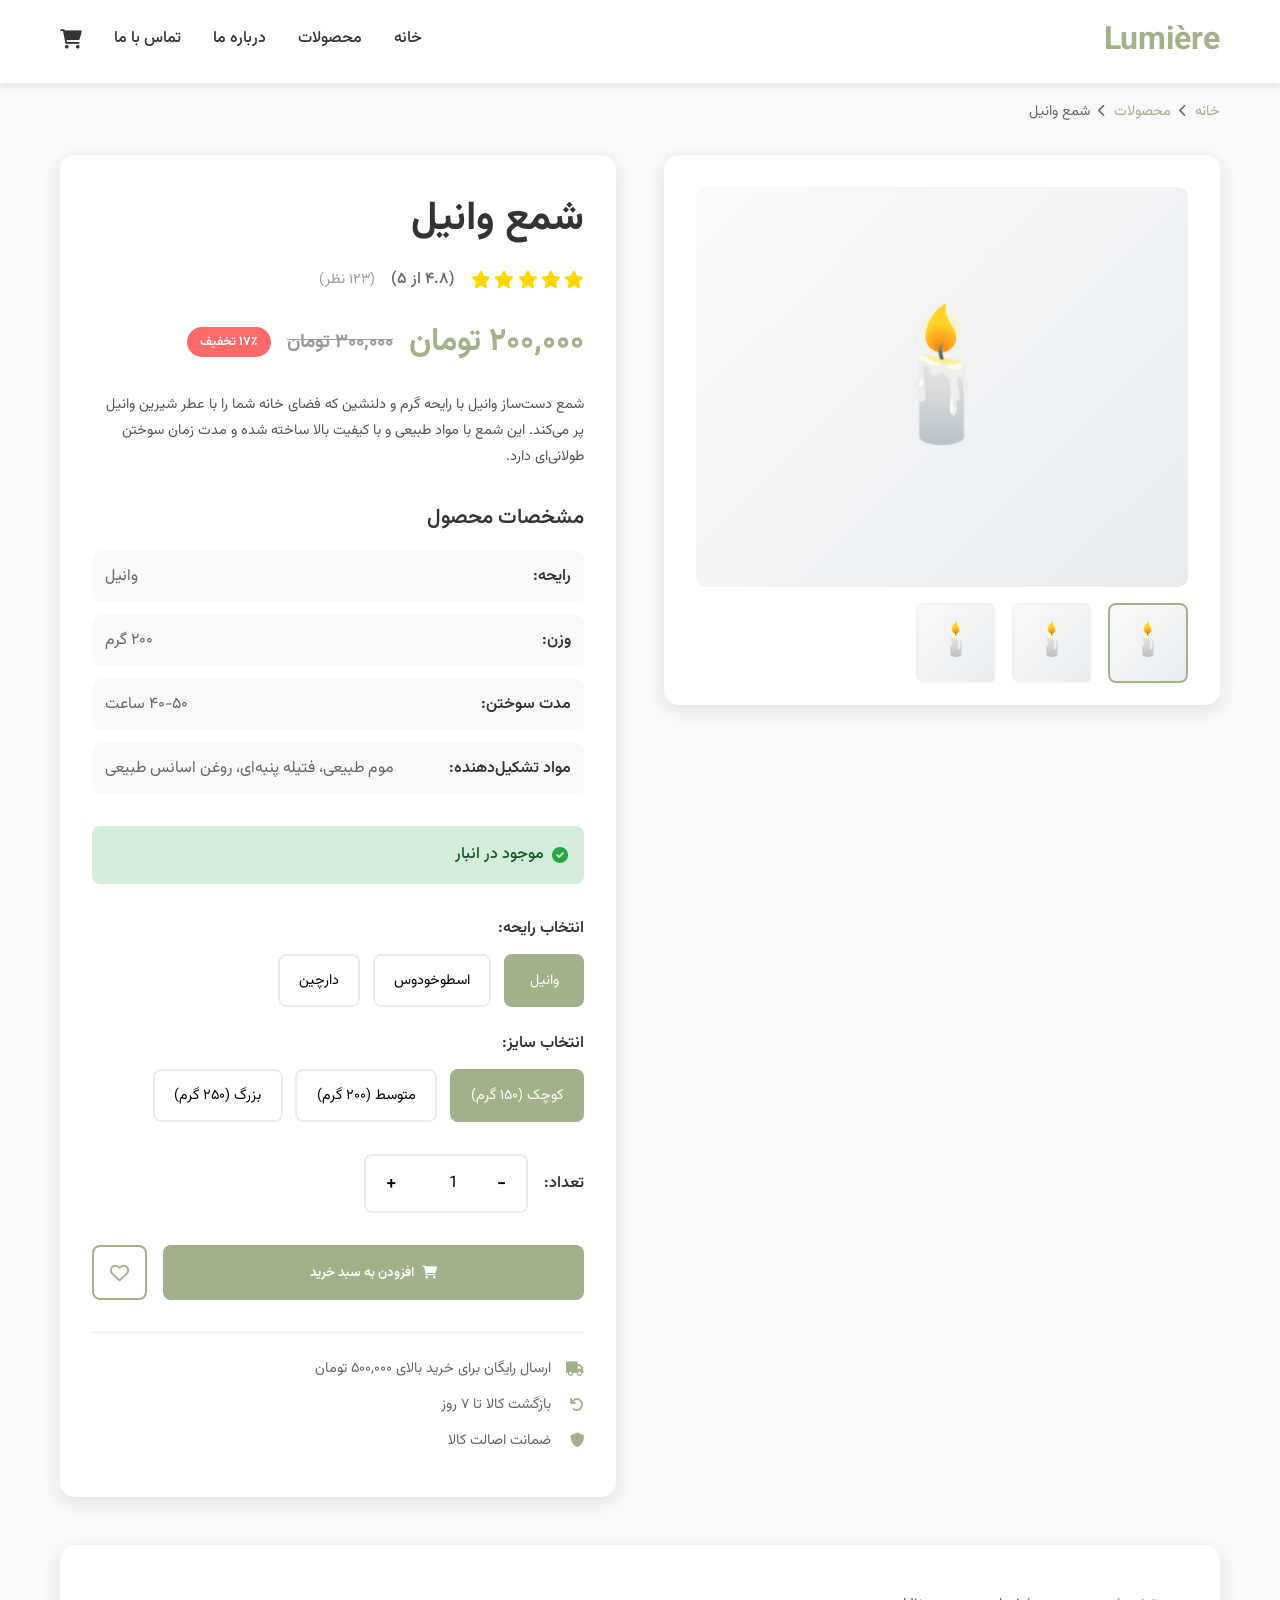
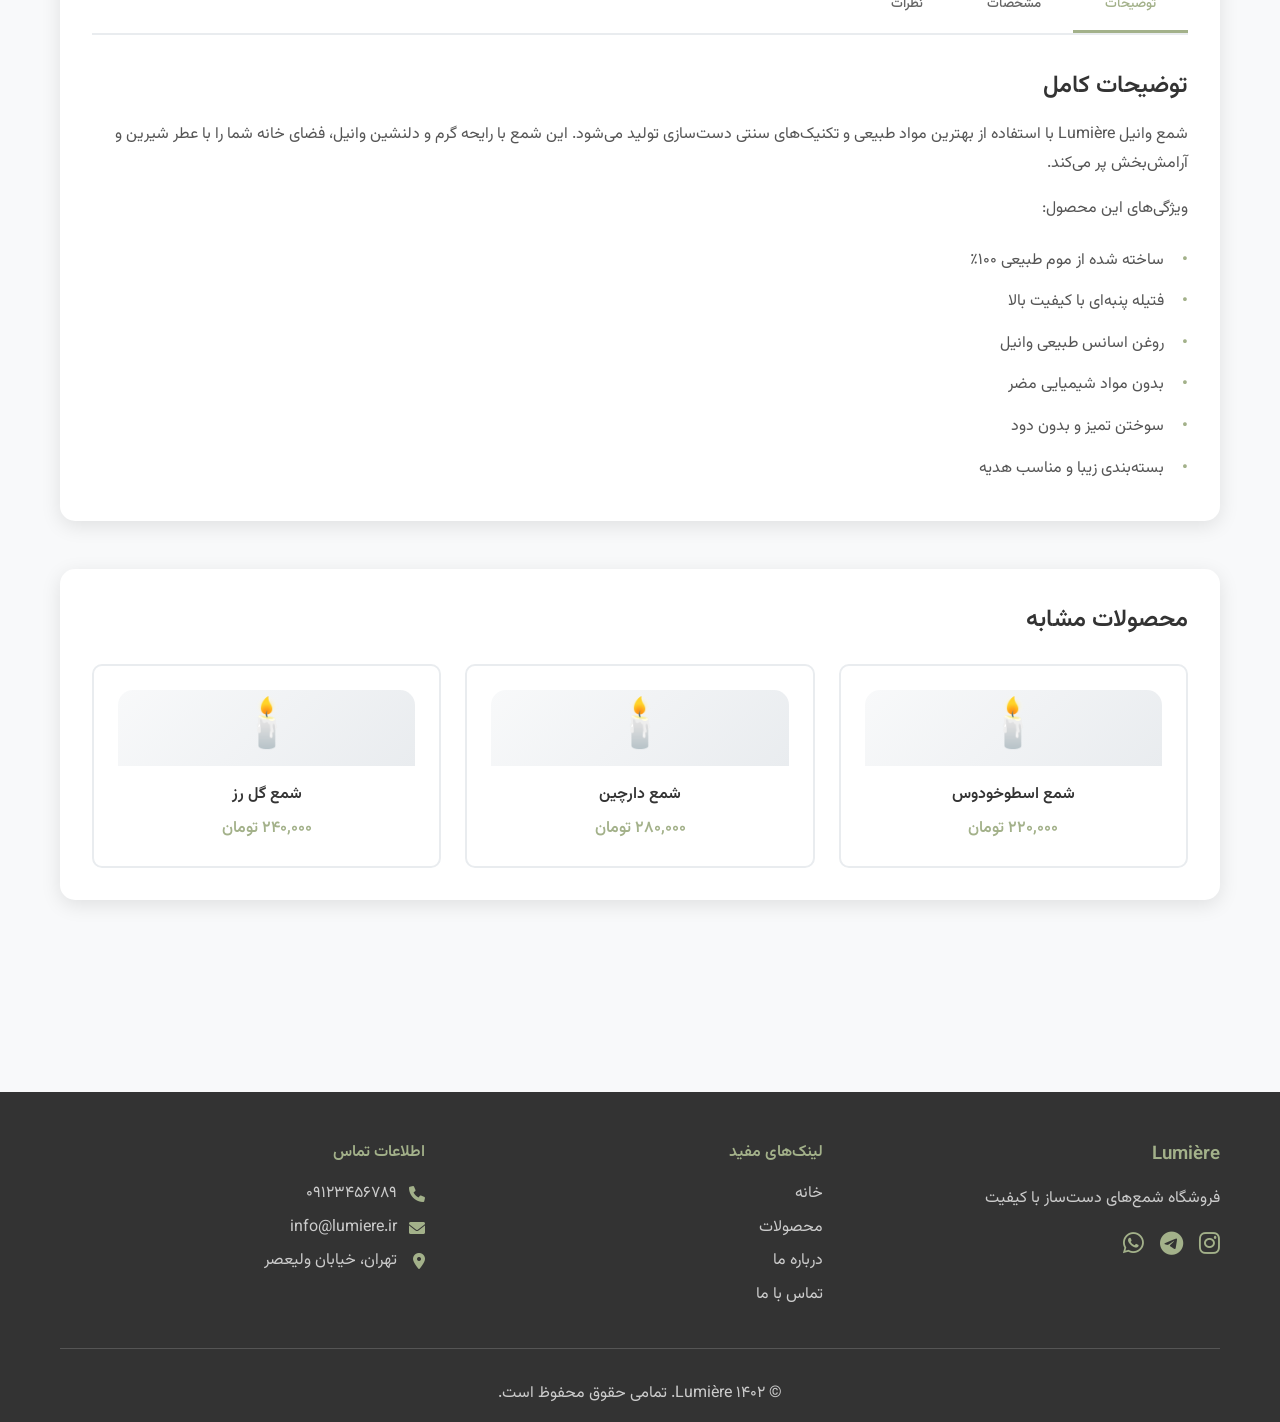
<file: product-detail.html>
<!DOCTYPE html>
<html lang="fa" dir="rtl">
<head>
    <meta charset="UTF-8">
    <meta name="viewport" content="width=device-width, initial-scale=1.0">
    <title>شمع وانیل - Lumière</title>
    <link rel="preconnect" href="https://fonts.googleapis.com">
    <link rel="preconnect" href="https://fonts.gstatic.com" crossorigin>
    <link href="https://fonts.googleapis.com/css2?family=Vazirmatn:wght@300;400;500;600;700&display=swap" rel="stylesheet">
    <link rel="stylesheet" href="https://cdnjs.cloudflare.com/ajax/libs/font-awesome/6.0.0/css/all.min.css">
    <link rel="stylesheet" href="styles.css">
    <link rel="stylesheet" href="product-detail.css">
</head>
<body>
    <!-- Header -->
    <header class="header">
        <nav class="navbar">
            <div class="nav-container">
                <div class="logo">
                    <h1>Lumière</h1>
                </div>
                <ul class="nav-menu">
                    <li><a href="index.html" class="nav-link">خانه</a></li>
                    <li><a href="products.html" class="nav-link">محصولات</a></li>
                    <li><a href="about.html" class="nav-link">درباره ما</a></li>
                    <li><a href="#contact" class="nav-link">تماس با ما</a></li>
                    <li><a href="cart.html" class="nav-link cart-icon"><i class="fas fa-shopping-cart"></i></a></li>
                </ul>
                <div class="hamburger">
                    <span></span>
                    <span></span>
                    <span></span>
                </div>
            </div>
        </nav>
    </header>

    <!-- Product Detail Section -->
    <main class="product-detail-page">
        <div class="container">
            <!-- Breadcrumb -->
            <nav class="breadcrumb">
                <a href="index.html">خانه</a>
                <i class="fas fa-chevron-left"></i>
                <a href="products.html">محصولات</a>
                <i class="fas fa-chevron-left"></i>
                <span>شمع وانیل</span>
            </nav>

            <!-- Product Detail Content -->
            <div class="product-detail-content">
                <!-- Product Images -->
                <div class="product-images">
                    <div class="main-image">
                        <div class="candle-emoji-large">🕯️</div>
                    </div>
                    <div class="thumbnail-images">
                        <div class="thumbnail active">
                            <div class="candle-emoji-small">🕯️</div>
                        </div>
                        <div class="thumbnail">
                            <div class="candle-emoji-small">🕯️</div>
                        </div>
                        <div class="thumbnail">
                            <div class="candle-emoji-small">🕯️</div>
                        </div>
                    </div>
                </div>

                <!-- Product Info -->
                <div class="product-info">
                    <h1 class="product-title">شمع وانیل</h1>
                    
                    <div class="product-rating">
                        <div class="stars">
                            <i class="fas fa-star"></i>
                            <i class="fas fa-star"></i>
                            <i class="fas fa-star"></i>
                            <i class="fas fa-star"></i>
                            <i class="fas fa-star"></i>
                        </div>
                        <span class="rating-text">(۴.۸ از ۵)</span>
                        <span class="review-count">(۱۲۳ نظر)</span>
                    </div>

                    <div class="product-price">
                        <span class="current-price">۲۵۰,۰۰۰ تومان</span>
                        <span class="original-price">۳۰۰,۰۰۰ تومان</span>
                        <span class="discount-badge">۱۷٪ تخفیف</span>
                    </div>

                    <div class="product-description">
                        <p>شمع دست‌ساز وانیل با رایحه گرم و دلنشین که فضای خانه شما را با عطر شیرین وانیل پر می‌کند. این شمع با مواد طبیعی و با کیفیت بالا ساخته شده و مدت زمان سوختن طولانی‌ای دارد.</p>
                    </div>

                    <!-- Product Specifications -->
                    <div class="product-specs">
                        <h3>مشخصات محصول</h3>
                        <div class="specs-grid">
                            <div class="spec-item">
                                <span class="spec-label">رایحه:</span>
                                <span class="spec-value">وانیل</span>
                            </div>
                            <div class="spec-item">
                                <span class="spec-label">وزن:</span>
                                <span class="spec-value">۲۰۰ گرم</span>
                            </div>
                            <div class="spec-item">
                                <span class="spec-label">مدت سوختن:</span>
                                <span class="spec-value">۴۰-۵۰ ساعت</span>
                            </div>
                            <div class="spec-item">
                                <span class="spec-label">مواد تشکیل‌دهنده:</span>
                                <span class="spec-value">موم طبیعی، فتیله پنبه‌ای، روغن اسانس طبیعی</span>
                            </div>
                        </div>
                    </div>

                    <!-- Stock Status -->
                    <div class="stock-status">
                        <i class="fas fa-check-circle"></i>
                        <span>موجود در انبار</span>
                    </div>

                    <!-- Product Options -->
                    <div class="product-options">
                        <div class="option-group">
                            <label>انتخاب رایحه:</label>
                            <div class="option-buttons">
                                <button class="option-btn active" data-value="vanilla">وانیل</button>
                                <button class="option-btn" data-value="lavender">اسطوخودوس</button>
                                <button class="option-btn" data-value="cinnamon">دارچین</button>
                            </div>
                        </div>

                        <div class="option-group">
                            <label>انتخاب سایز:</label>
                            <div class="option-buttons">
                                <button class="option-btn active" data-value="small">کوچک (۱۵۰ گرم)</button>
                                <button class="option-btn" data-value="medium">متوسط (۲۰۰ گرم)</button>
                                <button class="option-btn" data-value="large">بزرگ (۲۵۰ گرم)</button>
                            </div>
                        </div>
                    </div>

                    <!-- Quantity Selector -->
                    <div class="quantity-selector">
                        <label>تعداد:</label>
                        <div class="quantity-controls">
                            <button class="quantity-btn">-</button>
                            <input type="number" value="1" min="1" max="10" class="quantity-input">
                            <button class="quantity-btn">+</button>
                        </div>
                    </div>

                    <!-- Action Buttons -->
                    <div class="action-buttons">
                        <button class="add-to-cart-btn">
                            <i class="fas fa-shopping-cart"></i>
                            افزودن به سبد خرید
                        </button>
                        <button class="wishlist-btn">
                            <i class="far fa-heart"></i>
                        </button>
                    </div>

                    

                    <!-- Additional Info -->
                    <div class="additional-info">
                        <div class="info-item">
                            <i class="fas fa-truck"></i>
                            <span>ارسال رایگان برای خرید بالای ۵۰۰,۰۰۰ تومان</span>
                        </div>
                        <div class="info-item">
                            <i class="fas fa-undo"></i>
                            <span>بازگشت کالا تا ۷ روز</span>
                        </div>
                        <div class="info-item">
                            <i class="fas fa-shield-alt"></i>
                            <span>ضمانت اصالت کالا</span>
                        </div>
                    </div>
                </div>
            </div>

            <!-- Product Tabs -->
            <div class="product-tabs">
                <div class="tab-buttons">
                    <button class="tab-btn active" data-tab="description">توضیحات</button>
                    <button class="tab-btn" data-tab="specifications">مشخصات</button>
                    <button class="tab-btn" data-tab="reviews">نظرات</button>
                </div>

                <div class="tab-content">
                    <div class="tab-pane active" id="description">
                        <h3>توضیحات کامل</h3>
                        <p>شمع وانیل Lumière با استفاده از بهترین مواد طبیعی و تکنیک‌های سنتی دست‌سازی تولید می‌شود. این شمع با رایحه گرم و دلنشین وانیل، فضای خانه شما را با عطر شیرین و آرامش‌بخش پر می‌کند.</p>
                        <p>ویژگی‌های این محصول:</p>
                        <ul>
                            <li>ساخته شده از موم طبیعی ۱۰۰٪</li>
                            <li>فتیله پنبه‌ای با کیفیت بالا</li>
                            <li>روغن اسانس طبیعی وانیل</li>
                            <li>بدون مواد شیمیایی مضر</li>
                            <li>سوختن تمیز و بدون دود</li>
                            <li>بسته‌بندی زیبا و مناسب هدیه</li>
                        </ul>
                    </div>

                    <div class="tab-pane" id="specifications">
                        <h3>مشخصات فنی</h3>
                        <table class="specs-table">
                            <tr>
                                <td>ابعاد</td>
                                <td>۸ × ۸ × ۱۲ سانتی‌متر</td>
                            </tr>
                            <tr>
                                <td>وزن</td>
                                <td>۲۰۰ گرم</td>
                            </tr>
                            <tr>
                                <td>مدت سوختن</td>
                                <td>۴۰-۵۰ ساعت</td>
                            </tr>
                            <tr>
                                <td>نوع موم</td>
                                <td>موم طبیعی سویا</td>
                            </tr>
                            <tr>
                                <td>نوع فتیله</td>
                                <td>پنبه‌ای طبیعی</td>
                            </tr>
                            <tr>
                                <td>رایحه</td>
                                <td>وانیل طبیعی</td>
                            </tr>
                        </table>
                    </div>

                    <div class="tab-pane" id="reviews">
                        <h3>نظرات مشتریان</h3>
                        <div class="reviews-summary">
                            <div class="average-rating">
                                <div class="rating-number">۴.۸</div>
                                <div class="stars">
                                    <i class="fas fa-star"></i>
                                    <i class="fas fa-star"></i>
                                    <i class="fas fa-star"></i>
                                    <i class="fas fa-star"></i>
                                    <i class="fas fa-star"></i>
                                </div>
                                <div class="total-reviews">از ۱۲۳ نظر</div>
                            </div>
                        </div>

                        <div class="review-item">
                            <div class="review-header">
                                <div class="reviewer-info">
                                    <div class="reviewer-avatar">س</div>
                                    <div class="reviewer-name">سارا احمدی</div>
                                </div>
                                <div class="review-rating">
                                    <i class="fas fa-star"></i>
                                    <i class="fas fa-star"></i>
                                    <i class="fas fa-star"></i>
                                    <i class="fas fa-star"></i>
                                    <i class="fas fa-star"></i>
                                </div>
                            </div>
                            <p class="review-text">رایحه فوق‌العاده‌ای داره! واقعاً کیفیت بالایی داره و مدت زمان سوختنش هم عالیه. حتماً دوباره خرید می‌کنم.</p>
                            <div class="review-date">۲ هفته پیش</div>
                        </div>

                        <div class="review-item">
                            <div class="review-header">
                                <div class="reviewer-info">
                                    <div class="reviewer-avatar">ع</div>
                                    <div class="reviewer-name">علی محمدی</div>
                                </div>
                                <div class="review-rating">
                                    <i class="fas fa-star"></i>
                                    <i class="fas fa-star"></i>
                                    <i class="fas fa-star"></i>
                                    <i class="fas fa-star"></i>
                                    <i class="far fa-star"></i>
                                </div>
                            </div>
                            <p class="review-text">بسته‌بندی خیلی زیبایی داره و کیفیت محصول عالیه. رایحه وانیلش واقعاً دلنشینه.</p>
                            <div class="review-date">۱ ماه پیش</div>
                        </div>
                    </div>
                </div>
            </div>

            <!-- Related Products -->
            <div class="related-products">
                <h3>محصولات مشابه</h3>
                <div class="related-grid">
                    <div class="related-product">
                        <div class="candle-emoji">🕯️</div>
                        <h4>شمع اسطوخودوس</h4>
                        <p>۲۲۰,۰۰۰ تومان</p>
                    </div>
                    <div class="related-product">
                        <div class="candle-emoji">🕯️</div>
                        <h4>شمع دارچین</h4>
                        <p>۲۸۰,۰۰۰ تومان</p>
                    </div>
                    <div class="related-product">
                        <div class="candle-emoji">🕯️</div>
                        <h4>شمع گل رز</h4>
                        <p>۲۴۰,۰۰۰ تومان</p>
                    </div>
                </div>
            </div>
        </div>
    </main>

    <!-- Footer -->
    <footer class="footer">
        <div class="container">
            <div class="footer-content">
                <div class="footer-section">
                    <h3>Lumière</h3>
                    <p>فروشگاه شمع‌های دست‌ساز با کیفیت</p>
                    <div class="social-links">
                        <a href="#"><i class="fab fa-instagram"></i></a>
                        <a href="#"><i class="fab fa-telegram"></i></a>
                        <a href="#"><i class="fab fa-whatsapp"></i></a>
                    </div>
                </div>
                <div class="footer-section">
                    <h4>لینک‌های مفید</h4>
                    <ul>
                        <li><a href="#home">خانه</a></li>
                        <li><a href="products.html">محصولات</a></li>
                        <li><a href="about.html">درباره ما</a></li>
                        <li><a href="contact.html">تماس با ما</a></li>
                    </ul>
                </div>
                <div class="footer-section">
                    <h4>اطلاعات تماس</h4>
                    <div class="contact-info">
                        <p><i class="fas fa-phone"></i> ۰۹۱۲۳۴۵۶۷۸۹</p>
                        <p><i class="fas fa-envelope"></i> info@lumiere.ir</p>
                        <p><i class="fas fa-map-marker-alt"></i> تهران، خیابان ولیعصر</p>
                    </div>
                </div>
            </div>
            <div class="footer-bottom">
                <p>&copy; ۱۴۰۲ Lumière. تمامی حقوق محفوظ است.</p>
            </div>
        </div>
    </footer>

    <script src="script.js"></script>
    <script src="product-detail.js"></script>
</body>
</html>
</file>
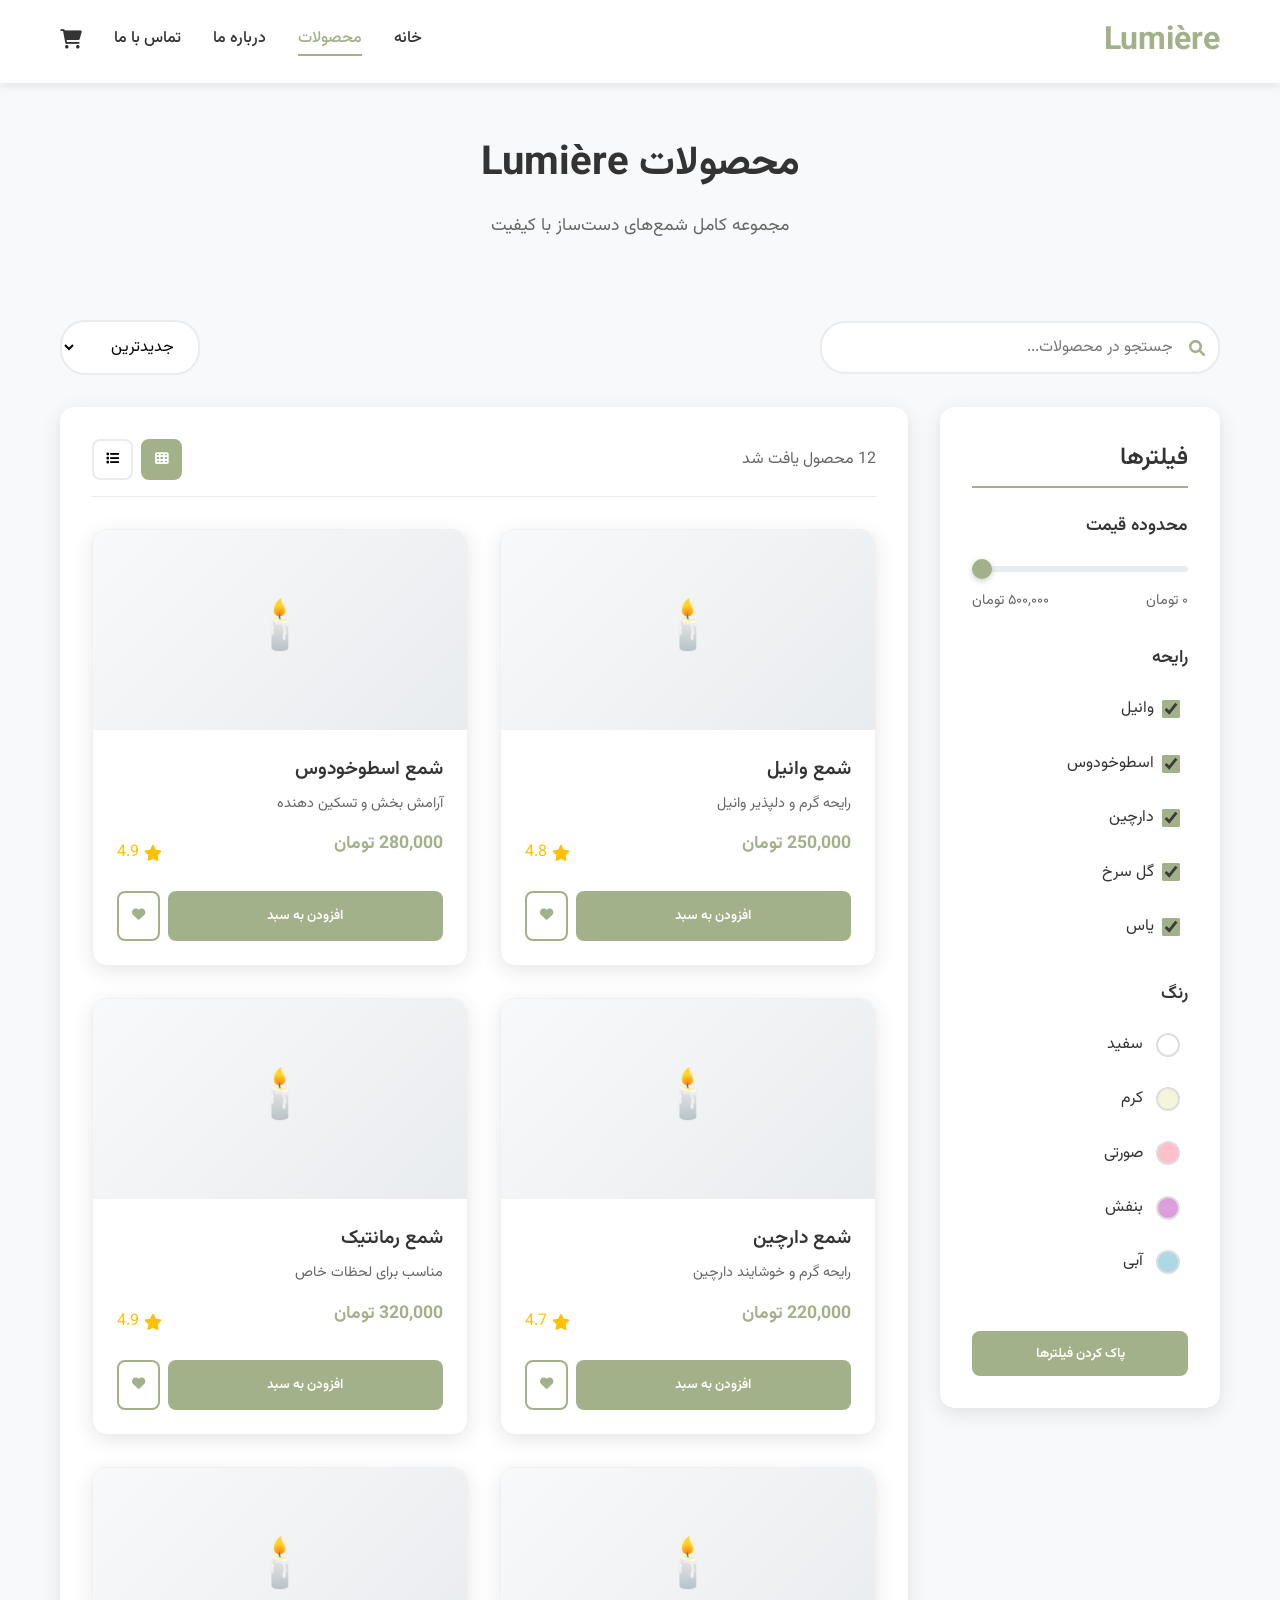
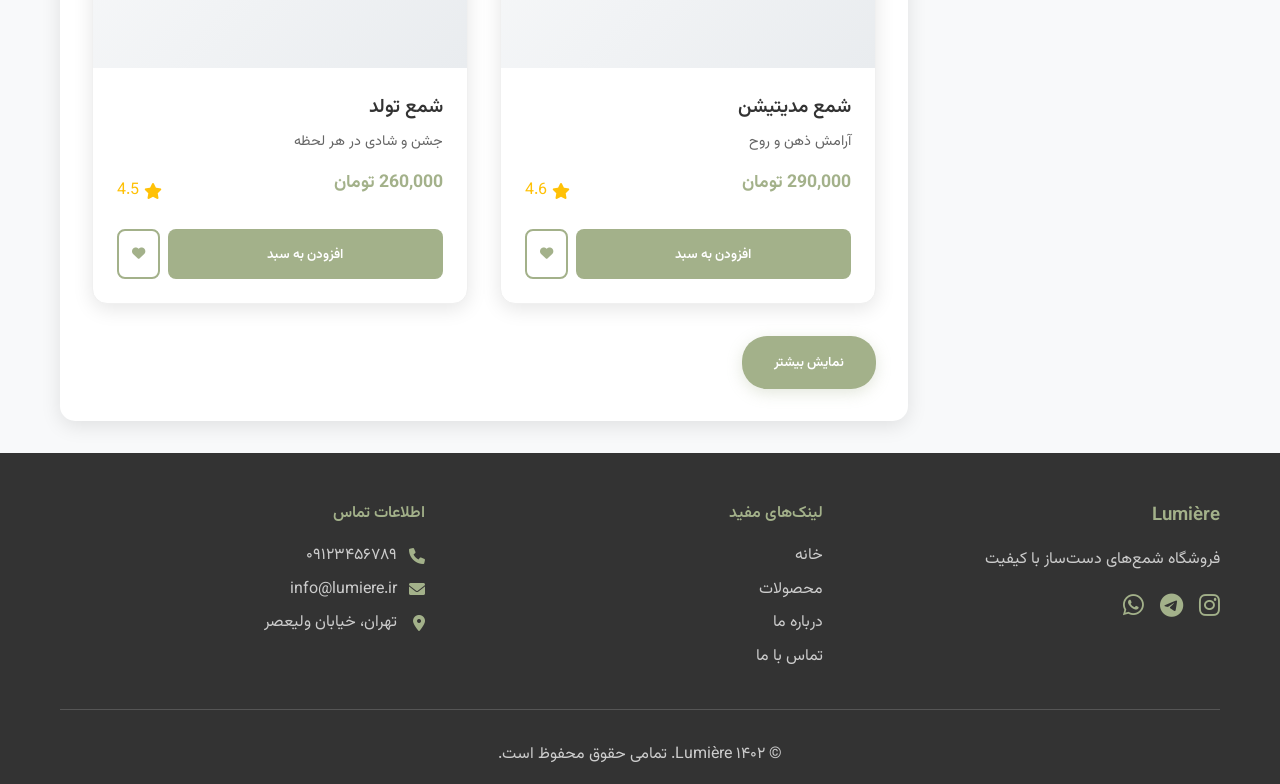
<file: products.html>
<!DOCTYPE html>
<html lang="fa" dir="rtl">
<head>
    <meta charset="UTF-8">
    <meta name="viewport" content="width=device-width, initial-scale=1.0">
    <title>محصولات - Lumière</title>
    <link rel="stylesheet" href="styles.css">
    <link rel="stylesheet" href="products.css">
    <link href="https://fonts.googleapis.com/css2?family=Vazirmatn:wght@300;400;500;600;700&display=swap" rel="stylesheet">
    <link rel="stylesheet" href="https://cdnjs.cloudflare.com/ajax/libs/font-awesome/6.0.0/css/all.min.css">
</head>
<body>
    <!-- Header -->
    <header class="header">
        <nav class="navbar">
            <div class="nav-container">
                <div class="logo">
                    <h1>Lumière</h1>
                </div>
                <ul class="nav-menu">
                    <li><a href="index.html" class="nav-link">خانه</a></li>
                    <li><a href="products.html" class="nav-link active">محصولات</a></li>
                    <li><a href="about.html" class="nav-link">درباره ما</a></li>
                    <li><a href="#contact" class="nav-link">تماس با ما</a></li>
                    <li><a href="cart.html" class="nav-link cart-icon"><i class="fas fa-shopping-cart"></i></a></li>
                </ul>
                <div class="hamburger">
                    <span></span>
                    <span></span>
                    <span></span>
                </div>
            </div>
        </nav>
    </header>

    <!-- Products Page Content -->
    <div class="products-page">
        <div class="container">
            <!-- Page Header -->
            <div class="page-header">
                <h1>محصولات Lumière</h1>
                <p>مجموعه کامل شمع‌های دست‌ساز با کیفیت</p>
            </div>

            <!-- Search and Sort Bar -->
            <div class="search-sort-bar">
                <div class="search-box">
                    <i class="fas fa-search"></i>
                    <input type="text" id="searchInput" placeholder="جستجو در محصولات...">
                </div>
                <div class="sort-options">
                    <select id="sortSelect">
                        <option value="newest">جدیدترین</option>
                        <option value="price-low">ارزان‌ترین</option>
                        <option value="price-high">گران‌ترین</option>
                        <option value="popular">محبوب‌ترین</option>
                    </select>
                </div>
            </div>

            <div class="products-layout">
                <!-- Sidebar Filters -->
                <aside class="filters-sidebar">
                    <div class="filter-section">
                        <h3>فیلترها</h3>
                        
                        <!-- Price Range -->
                        <div class="filter-group">
                            <h4>محدوده قیمت</h4>
                            <div class="price-range">
                                <input type="range" id="priceRange" min="0" max="500000" step="10000" value="500000">
                                <div class="price-labels">
                                    <span>۰ تومان</span>
                                    <span id="priceValue">۵۰۰,۰۰۰ تومان</span>
                                </div>
                            </div>
                        </div>

                        <!-- Fragrance Filter -->
                        <div class="filter-group">
                            <h4>رایحه</h4>
                            <div class="checkbox-group">
                                <label class="checkbox-item">
                                    <input type="checkbox" value="vanilla" checked>
                                    <span>وانیل</span>
                                </label>
                                <label class="checkbox-item">
                                    <input type="checkbox" value="lavender" checked>
                                    <span>اسطوخودوس</span>
                                </label>
                                <label class="checkbox-item">
                                    <input type="checkbox" value="cinnamon" checked>
                                    <span>دارچین</span>
                                </label>
                                <label class="checkbox-item">
                                    <input type="checkbox" value="rose" checked>
                                    <span>گل سرخ</span>
                                </label>
                                <label class="checkbox-item">
                                    <input type="checkbox" value="jasmine" checked>
                                    <span>یاس</span>
                                </label>
                            </div>
                        </div>

                        <!-- Color Filter -->
                        <div class="filter-group">
                            <h4>رنگ</h4>
                            <div class="color-options">
                                <div class="color-option" data-color="white">
                                    <div class="color-circle white"></div>
                                    <span>سفید</span>
                                </div>
                                <div class="color-option" data-color="cream">
                                    <div class="color-circle cream"></div>
                                    <span>کرم</span>
                                </div>
                                <div class="color-option" data-color="pink">
                                    <div class="color-circle pink"></div>
                                    <span>صورتی</span>
                                </div>
                                <div class="color-option" data-color="purple">
                                    <div class="color-circle purple"></div>
                                    <span>بنفش</span>
                                </div>
                                <div class="color-option" data-color="blue">
                                    <div class="color-circle blue"></div>
                                    <span>آبی</span>
                                </div>
                            </div>
                        </div>

                        <!-- Clear Filters -->
                        <button class="clear-filters">پاک کردن فیلترها</button>
                    </div>
                </aside>

                <!-- Products Grid -->
                <main class="products-main">
                    <div class="products-header">
                        <div class="results-info">
                            <span id="resultsCount">۱۲ محصول یافت شد</span>
                        </div>
                        <div class="view-options">
                            <button class="view-btn active" data-view="grid">
                                <i class="fas fa-th"></i>
                            </button>
                            <button class="view-btn" data-view="list">
                                <i class="fas fa-list"></i>
                            </button>
                        </div>
                    </div>

                    <div class="products-grid" id="productsGrid">
                        <!-- Product cards will be dynamically generated -->
                    </div>

                    <!-- Load More Button -->
                    <div class="load-more">
                        <button class="load-more-btn">نمایش بیشتر</button>
                    </div>
                </main>
            </div>
        </div>
    </div>

    <!-- Footer -->
    <footer class="footer">
        <div class="container">
            <div class="footer-content">
                <div class="footer-section">
                    <h3>Lumière</h3>
                    <p>فروشگاه شمع‌های دست‌ساز با کیفیت</p>
                    <div class="social-links">
                        <a href="#"><i class="fab fa-instagram"></i></a>
                        <a href="#"><i class="fab fa-telegram"></i></a>
                        <a href="#"><i class="fab fa-whatsapp"></i></a>
                    </div>
                </div>
                <div class="footer-section">
                    <h4>لینک‌های مفید</h4>
                    <ul>
                        <li><a href="index.html">خانه</a></li>
                        <li><a href="products.html">محصولات</a></li>
                        <li><a href="about.html">درباره ما</a></li>
                        <li><a href="#contact">تماس با ما</a></li>
                    </ul>
                </div>
                <div class="footer-section">
                    <h4>اطلاعات تماس</h4>
                    <div class="contact-info">
                        <p><i class="fas fa-phone"></i> ۰۹۱۲۳۴۵۶۷۸۹</p>
                        <p><i class="fas fa-envelope"></i> info@lumiere.ir</p>
                        <p><i class="fas fa-map-marker-alt"></i> تهران، خیابان ولیعصر</p>
                    </div>
                </div>
            </div>
            <div class="footer-bottom">
                <p>&copy; ۱۴۰۲ Lumière. تمامی حقوق محفوظ است.</p>
            </div>
        </div>
    </footer>

    <script src="script.js"></script>
    <script src="products.js"></script>
</body>
</html>
</file>
<file: styles.css>
/* Reset and Base Styles */
* {
    margin: 0;
    padding: 0;
    box-sizing: border-box;
}

body {
    font-family: 'Vazirmatn', sans-serif;
    line-height: 1.6;
    color: #333;
    background-color: #fff;
    direction: rtl;
}

/* Ensure all form elements use the same font */
button, input, select, textarea {
    font-family: 'Vazirmatn', sans-serif;
}

.container {
    max-width: 1200px;
    margin: 0 auto;
    padding: 0 20px;
}

/* Header Styles */
.header {
    background-color: #fff;
    box-shadow: 0 2px 10px rgba(0, 0, 0, 0.1);
    position: fixed;
    top: 0;
    width: 100%;
    z-index: 1000;
}

.navbar {
    padding: 1rem 0;
}

.nav-container {
    display: flex;
    justify-content: space-between;
    align-items: center;
    max-width: 1200px;
    margin: 0 auto;
    padding: 0 20px;
}

.logo h1 {
    color: #A3B18A;
    font-size: 2rem;
    font-weight: 700;
}

.nav-menu {
    display: flex;
    list-style: none;
    gap: 2rem;
}

.nav-link {
    text-decoration: none;
    color: #333;
    font-weight: 500;
    transition: color 0.3s ease;
    position: relative;
}

.nav-link:hover {
    color: #A3B18A;
}

.nav-link::after {
    content: '';
    position: absolute;
    bottom: -5px;
    left: 0;
    width: 0;
    height: 2px;
    background-color: #A3B18A;
    transition: width 0.3s ease;
}

.nav-link:hover::after {
    width: 100%;
}

.cart-icon {
    font-size: 1.2rem;
}

.hamburger {
    display: none;
    flex-direction: column;
    cursor: pointer;
}

.hamburger span {
    width: 25px;
    height: 3px;
    background-color: #333;
    margin: 3px 0;
    transition: 0.3s;
}

/* Hero Section */
.hero {
    min-height: 100vh;
    display: flex;
    align-items: center;
    background: linear-gradient(135deg, #f8f9fa 0%, #e9ecef 100%);
    padding-top: 80px;
}

.hero-content {
    display: grid;
    grid-template-columns: 1fr 1fr;
    gap: 4rem;
    align-items: center;
    max-width: 1200px;
    margin: 0 auto;
    padding: 0 20px;
}

.hero-title {
    font-size: 3.5rem;
    font-weight: 700;
    color: #333;
    margin-bottom: 1rem;
    line-height: 1.2;
    margin-top: 2rem;
}

.hero-subtitle {
    font-size: 1.3rem;
    color: #666;
    margin-bottom: 2rem;
}

.cta-button {
    background-color: #A3B18A;
    color: white;
    border: none;
    padding: 1rem 2rem;
    font-size: 1.1rem;
    font-weight: 600;
    font-family: 'Vazirmatn', sans-serif;
    border-radius: 50px;
    cursor: pointer;
    transition: all 0.3s ease;
    box-shadow: 0 4px 15px rgba(163, 177, 138, 0.3);
    text-decoration: none;
}

.cta-button:hover {
    background-color: #8fa573;
    transform: translateY(-2px);
    box-shadow: 0 6px 20px rgba(163, 177, 138, 0.4);
}

.hero-image {
    position: relative;
    height: 400px;
    display: flex;
    align-items: center;
    justify-content: center;
}

.candle-glow {
    width: 200px;
    height: 300px;
    background: linear-gradient(180deg, #A3B18A 0%, #f4a261 50%, #e76f51 100%);
    border-radius: 50px 50px 0 0;
    position: relative;
    box-shadow: 0 0 30px rgba(163, 177, 138, 0.6);
    animation: flicker 3s infinite alternate;
}

.candle-glow::before {
    content: '';
    position: absolute;
    top: -20px;
    left: 50%;
    transform: translateX(-50%);
    width: 4px;
    height: 40px;
    background: linear-gradient(180deg, #ffd700 0%, #ff6b35 100%);
    border-radius: 2px;
    animation: flame 2s infinite alternate;
}

@keyframes flicker {
    0%, 100% { opacity: 1; }
    50% { opacity: 0.8; }
}

@keyframes flame {
    0%, 100% { transform: translateX(-50%) scaleY(1); }
    50% { transform: translateX(-50%) scaleY(1.1); }
}

/* Section Titles */
.section-title {
    text-align: center;
    font-size: 2.5rem;
    font-weight: 700;
    color: #333;
    margin-bottom: 3rem;
    position: relative;
}

.section-title::after {
    content: '';
    position: absolute;
    bottom: -10px;
    left: 50%;
    transform: translateX(-50%);
    width: 60px;
    height: 3px;
    background-color: #A3B18A;
}

/* Categories Section */
.categories {
    padding: 5rem 0;
    background-color: #f8f9fa;
}

.categories-grid {
    display: grid;
    grid-template-columns: repeat(auto-fit, minmax(300px, 1fr));
    gap: 2rem;
}

.category-card {
    background: white;
    padding: 2rem;
    border-radius: 15px;
    text-align: center;
    box-shadow: 0 5px 20px rgba(0, 0, 0, 0.1);
    transition: transform 0.3s ease, box-shadow 0.3s ease;
}

.category-card:hover {
    transform: translateY(-5px);
    box-shadow: 0 10px 30px rgba(0, 0, 0, 0.15);
}

.category-icon {
    font-size: 3rem;
    color: #A3B18A;
    margin-bottom: 1rem;
}

.category-card h3 {
    font-size: 1.5rem;
    font-weight: 600;
    margin-bottom: 0.5rem;
    color: #333;
}

.category-card p {
    color: #666;
    font-size: 1rem;
}

/* Featured Products */
.featured-products {
    padding: 5rem 0;
}

.products-grid {
    display: grid;
    grid-template-columns: repeat(auto-fit, minmax(280px, 1fr));
    gap: 2rem;
}

.product-card {
    background: white;
    border-radius: 15px;
    overflow: hidden;
    box-shadow: 0 5px 20px rgba(0, 0, 0, 0.1);
    transition: transform 0.3s ease, box-shadow 0.3s ease;
}

.product-card:hover {
    transform: translateY(-5px);
    box-shadow: 0 10px 30px rgba(0, 0, 0, 0.15);
}

.product-image {
    height: 250px;
    overflow: hidden;
}

.product-image img {
    width: 100%;
    height: 100%;
    object-fit: cover;
    transition: transform 0.3s ease;
}

.product-card:hover .product-image img {
    transform: scale(1.05);
}

.candle-emoji {
    font-size: 4rem;
    display: flex;
    align-items: center;
    justify-content: center;
    height: 100%;
    background: linear-gradient(135deg, #f8f9fa 0%, #e9ecef 100%);
    border-radius: 15px 15px 0 0;
    transition: transform 0.3s ease;
}

.product-card:hover .candle-emoji {
    transform: scale(1.1);
}

.product-info {
    padding: 1.5rem;
}

.product-info h3 {
    font-size: 1.3rem;
    font-weight: 600;
    margin-bottom: 0.5rem;
    color: #333;
}

.product-description {
    color: #666;
    margin-bottom: 1rem;
    font-size: 0.9rem;
}

.product-price {
    font-size: 1.2rem;
    font-weight: 700;
    color: #A3B18A;
    margin-bottom: 1rem;
}

.add-to-cart {
    width: 100%;
    background-color: #A3B18A;
    color: white;
    border: none;
    padding: 0.8rem;
    border-radius: 8px;
    font-weight: 600;
    font-family: 'Vazirmatn', sans-serif;
    cursor: pointer;
    transition: background-color 0.3s ease;
}

.add-to-cart:hover {
    background-color: #8fa573;
}

/* Testimonials */
.testimonials {
    padding: 5rem 0;
    background-color: #f8f9fa;
}

.testimonials-grid {
    display: grid;
    grid-template-columns: repeat(auto-fit, minmax(350px, 1fr));
    gap: 2rem;
}

.testimonial-card {
    background: white;
    padding: 2rem;
    border-radius: 15px;
    box-shadow: 0 5px 20px rgba(0, 0, 0, 0.1);
    position: relative;
}

.testimonial-card::before {
    content: '"';
    position: absolute;
    top: -10px;
    right: 20px;
    font-size: 4rem;
    color: #A3B18A;
    opacity: 0.3;
}

.testimonial-content p {
    font-size: 1.1rem;
    color: #555;
    line-height: 1.8;
    margin-bottom: 1.5rem;
    font-style: italic;
}

.testimonial-author {
    display: flex;
    align-items: center;
    gap: 1rem;
}

.author-avatar {
    width: 50px;
    height: 50px;
    background-color: #A3B18A;
    border-radius: 50%;
    display: flex;
    align-items: center;
    justify-content: center;
    color: white;
    font-size: 1.2rem;
}

.author-info h4 {
    font-weight: 600;
    color: #333;
    margin-bottom: 0.2rem;
}

.author-info span {
    color: #666;
    font-size: 0.9rem;
}

/* Why Choose Us */
.why-us {
    padding: 5rem 0;
}

.features-grid {
    display: grid;
    grid-template-columns: repeat(auto-fit, minmax(250px, 1fr));
    gap: 2rem;
}

.feature-card {
    text-align: center;
    padding: 2rem;
    background: white;
    border-radius: 15px;
    box-shadow: 0 5px 20px rgba(0, 0, 0, 0.1);
    transition: transform 0.3s ease;
}

.feature-card:hover {
    transform: translateY(-5px);
}

.feature-icon {
    font-size: 3rem;
    color: #A3B18A;
    margin-bottom: 1rem;
}

.feature-card h3 {
    font-size: 1.3rem;
    font-weight: 600;
    margin-bottom: 1rem;
    color: #333;
}

.feature-card p {
    color: #666;
    line-height: 1.6;
}

/* Footer */
.footer {
    background-color: #333;
    color: white;
    padding: 3rem 0 1rem;
}

.footer-content {
    display: grid;
    grid-template-columns: repeat(auto-fit, minmax(250px, 1fr));
    gap: 2rem;
    margin-bottom: 2rem;
}

.footer-section h3,
.footer-section h4 {
    color: #A3B18A;
    margin-bottom: 1rem;
    font-weight: 600;
}

.footer-section p {
    color: #ccc;
    margin-bottom: 1rem;
}

.social-links {
    display: flex;
    gap: 1rem;
    margin-top: 1rem;
}

.social-links a {
    color: #A3B18A;
    font-size: 1.5rem;
    transition: color 0.3s ease;
}

.social-links a:hover {
    color: #8fa573;
}

.footer-section ul {
    list-style: none;
}

.footer-section ul li {
    margin-bottom: 0.5rem;
}

.footer-section ul li a {
    color: #ccc;
    text-decoration: none;
    transition: color 0.3s ease;
}

.footer-section ul li a:hover {
    color: #A3B18A;
}

.contact-info p {
    display: flex;
    align-items: center;
    gap: 0.5rem;
    margin-bottom: 0.5rem;
}

.contact-info i {
    color: #A3B18A;
    width: 20px;
}

.footer-bottom {
    text-align: center;
    padding-top: 2rem;
    border-top: 1px solid #555;
    color: #ccc;
}

/* Responsive Design */
@media (max-width: 768px) {
    .hamburger {
        display: flex;
    }

    .nav-menu {
        display: none;
        position: absolute;
        top: 100%;
        left: 0;
        width: 100%;
        background: white;
        flex-direction: column;
        padding: 1rem;
        box-shadow: 0 2px 10px rgba(0, 0, 0, 0.1);
        opacity: 0;
        transform: translateY(-10px);
        transition: opacity 0.3s ease, transform 0.3s ease;
    }

    .nav-menu.active {
        display: flex;
        opacity: 1;
        transform: translateY(0);
    }

    .hero-content {
        grid-template-columns: 1fr;
        text-align: center;
        gap: 2rem;
        padding: 0 15px;
    }

    .hero-title {
        font-size: 2.5rem;
        margin-top: 3rem;
        margin-bottom: 1.5rem;
    }

    .hero-subtitle {
        font-size: 1.1rem;
        margin-bottom: 2rem;
    }

    .cta-button {
        padding: 1.2rem 2.5rem;
        font-size: 1.2rem;
        margin-top: 1rem;
    }

    .section-title {
        font-size: 2rem;
    }

    .categories-grid,
    .products-grid,
    .testimonials-grid,
    .features-grid {
        grid-template-columns: 1fr;
        gap: 1.5rem;
    }

    .category-card,
    .product-card,
    .testimonial-card,
    .feature-card {
        margin: 0 10px;
        padding: 1.5rem;
    }

    .hero-image {
        height: 300px;
        margin-top: 2rem;
    }

    .candle-glow {
        width: 150px;
        height: 250px;
    }

    .footer-content {
        grid-template-columns: 1fr;
        text-align: center;
    }
    
    .footer-section {
        text-align: center;
    }
    
    .footer-section h3,
    .footer-section h4 {
        text-align: center;
    }
    
    .footer-section p {
        text-align: center;
    }
    
    .footer-section ul {
        text-align: center;
        list-style: none;
        padding: 0;
    }
    
    .footer-section ul li {
        text-align: center;
        margin-bottom: 0.5rem;
    }
    
    .footer-section ul li a {
        text-align: center;
    }
    
    .social-links {
        justify-content: center;
        text-align: center;
    }
    
    .social-links a {
        text-align: center;
    }
    
    .contact-info {
        text-align: center;
    }
    
    .contact-info p {
        justify-content: center;
        text-align: center;
    }
}

@media (max-width: 480px) {
    .hero-title {
        font-size: 2rem;
        margin-top: 4rem;
        margin-bottom: 2rem;
    }

    .hero-subtitle {
        font-size: 1rem;
        margin-bottom: 2.5rem;
    }

    .cta-button {
        padding: 1rem 2rem;
        font-size: 1.1rem;
        width: 80%;
        max-width: 300px;
    }

    .hero-content {
        padding: 0 10px;
        gap: 1.5rem;
    }

    .hero-image {
        height: 250px;
        margin-top: 1rem;
    }

    .candle-glow {
        width: 120px;
        height: 200px;
    }

    .container {
        padding: 0 15px;
    }

    .product-card,
    .category-card,
    .testimonial-card,
    .feature-card {
        margin: 0 5px;
        padding: 1rem;
    }

    .section-title {
        font-size: 1.8rem;
        margin-bottom: 2rem;
    }

    .category-card h3,
    .product-info h3,
    .feature-card h3 {
        font-size: 1.2rem;
    }

    .product-price {
        font-size: 1.1rem;
    }

    .add-to-cart {
        padding: 0.7rem;
        font-size: 0.9rem;
    }
}
</file>
<file: about.css>
/* About Page Styles */
.about-page {
    padding-top: 2rem;
    padding-bottom: 4rem;
    background: linear-gradient(135deg, #f8f9fa 0%, #ffffff 100%);
    min-height: 100vh;
}

/* Breadcrumb */
.breadcrumb {
    display: flex;
    align-items: center;
    gap: 0.5rem;
    margin-bottom: 2rem;
    font-size: 0.9rem;
    color: #666;
}

.breadcrumb a {
    color: #A3B18A;
    text-decoration: none;
    transition: color 0.3s ease;
}

.breadcrumb a:hover {
    color: #8a9a6a;
}

.breadcrumb i {
    font-size: 0.8rem;
}

/* Hero Section */
.about-hero {
    text-align: center;
    padding: 4rem 0;
    margin-bottom: 4rem;
    background: linear-gradient(135deg, #A3B18A 0%, #8a9a6a 100%);
    border-radius: 20px;
    color: white;
    position: relative;
    overflow: hidden;
}

.about-hero::before {
    content: '';
    position: absolute;
    top: 0;
    left: 0;
    right: 0;
    bottom: 0;
    background: url('data:image/svg+xml,<svg xmlns="http://www.w3.org/2000/svg" viewBox="0 0 100 100"><defs><pattern id="grain" width="100" height="100" patternUnits="userSpaceOnUse"><circle cx="25" cy="25" r="1" fill="white" opacity="0.1"/><circle cx="75" cy="75" r="1" fill="white" opacity="0.1"/><circle cx="50" cy="10" r="0.5" fill="white" opacity="0.1"/><circle cx="10" cy="60" r="0.5" fill="white" opacity="0.1"/><circle cx="90" cy="40" r="0.5" fill="white" opacity="0.1"/></pattern></defs><rect width="100" height="100" fill="url(%23grain)"/></svg>');
    opacity: 0.3;
}

.hero-content {
    position: relative;
    z-index: 1;
}

.about-hero h1 {
    font-size: 3.5rem;
    font-weight: 700;
    margin-bottom: 1rem;
    font-family: 'Vazirmatn', sans-serif;
}

.hero-subtitle {
    font-size: 1.2rem;
    opacity: 0.9;
    font-weight: 300;
    font-family: 'Vazirmatn', sans-serif;
}

/* Brand Story */
.brand-story {
    margin-bottom: 5rem;
}

.story-content {
    display: grid;
    grid-template-columns: 2fr 1fr;
    gap: 4rem;
    align-items: center;
}

.story-text h2 {
    font-size: 2.5rem;
    color: #333;
    margin-bottom: 2rem;
    font-family: 'Vazirmatn', sans-serif;
    font-weight: 600;
}

.story-intro {
    font-size: 1.1rem;
    line-height: 1.8;
    color: #555;
    margin-bottom: 1.5rem;
    font-weight: 500;
    font-family: 'Vazirmatn', sans-serif;
}

.story-text p {
    font-size: 1rem;
    line-height: 1.7;
    color: #666;
    margin-bottom: 1.5rem;
    font-family: 'Vazirmatn', sans-serif;
}

.story-image {
    display: flex;
    justify-content: center;
    align-items: center;
}

.candle-emoji-large {
    font-size: 8rem;
    animation: float 3s ease-in-out infinite;
}

@keyframes float {
    0%, 100% { transform: translateY(0px); }
    50% { transform: translateY(-10px); }
}

/* Mission Section */
.our-mission {
    margin-bottom: 5rem;
    text-align: center;
}

.our-mission h2 {
    font-size: 2.5rem;
    color: #333;
    margin-bottom: 3rem;
    font-family: 'Vazirmatn', sans-serif;
    font-weight: 600;
}

.mission-cards {
    display: grid;
    grid-template-columns: repeat(auto-fit, minmax(300px, 1fr));
    gap: 2rem;
}

.mission-card {
    background: white;
    padding: 2.5rem 2rem;
    border-radius: 15px;
    box-shadow: 0 10px 30px rgba(0, 0, 0, 0.1);
    transition: transform 0.3s ease, box-shadow 0.3s ease;
    border: 1px solid #f0f0f0;
}

.mission-card:hover {
    transform: translateY(-5px);
    box-shadow: 0 20px 40px rgba(0, 0, 0, 0.15);
}

.mission-icon {
    width: 80px;
    height: 80px;
    background: linear-gradient(135deg, #A3B18A 0%, #8a9a6a 100%);
    border-radius: 50%;
    display: flex;
    align-items: center;
    justify-content: center;
    margin: 0 auto 1.5rem;
    font-size: 2rem;
    color: white;
}

.mission-card h3 {
    font-size: 1.3rem;
    color: #333;
    margin-bottom: 1rem;
    font-family: 'Vazirmatn', sans-serif;
    font-weight: 600;
}

.mission-card p {
    color: #666;
    line-height: 1.6;
    font-family: 'Vazirmatn', sans-serif;
}

/* Values Section */
.our-values {
    margin-bottom: 5rem;
}

.our-values h2 {
    font-size: 2.5rem;
    color: #333;
    margin-bottom: 3rem;
    text-align: center;
    font-family: 'Vazirmatn', sans-serif;
    font-weight: 600;
}

.values-grid {
    display: grid;
    grid-template-columns: repeat(auto-fit, minmax(250px, 1fr));
    gap: 2rem;
}

.value-item {
    background: white;
    padding: 2rem;
    border-radius: 12px;
    box-shadow: 0 5px 20px rgba(0, 0, 0, 0.08);
    transition: transform 0.3s ease;
    border-left: 4px solid #A3B18A;
}

.value-item:hover {
    transform: translateY(-3px);
}

.value-item h3 {
    font-size: 1.2rem;
    color: #333;
    margin-bottom: 1rem;
    font-family: 'Vazirmatn', sans-serif;
    font-weight: 600;
}

.value-item p {
    color: #666;
    line-height: 1.6;
    font-family: 'Vazirmatn', sans-serif;
}

/* Team Section */
.our-team {
    margin-bottom: 5rem;
}

.our-team h2 {
    font-size: 2.5rem;
    color: #333;
    margin-bottom: 3rem;
    text-align: center;
    font-family: 'Vazirmatn', sans-serif;
    font-weight: 600;
}

.team-content {
    display: grid;
    grid-template-columns: 1fr 1fr;
    gap: 4rem;
    align-items: center;
}

.team-text p {
    font-size: 1.1rem;
    line-height: 1.8;
    color: #555;
    margin-bottom: 1.5rem;
    font-family: 'Vazirmatn', sans-serif;
}

.team-stats {
    display: grid;
    grid-template-columns: repeat(3, 1fr);
    gap: 2rem;
}

.stat-item {
    text-align: center;
    padding: 2rem 1rem;
    background: white;
    border-radius: 12px;
    box-shadow: 0 5px 20px rgba(0, 0, 0, 0.08);
    transition: transform 0.3s ease;
}

.stat-item:hover {
    transform: translateY(-5px);
}

.stat-number {
    display: block;
    font-size: 2.5rem;
    font-weight: 700;
    color: #A3B18A;
    margin-bottom: 0.5rem;
    font-family: 'Vazirmatn', sans-serif;
}

.stat-label {
    font-size: 0.9rem;
    color: #666;
    font-family: 'Vazirmatn', sans-serif;
}

/* Contact CTA */
.contact-cta {
    background: linear-gradient(135deg, #A3B18A 0%, #8a9a6a 100%);
    padding: 4rem 2rem;
    border-radius: 20px;
    text-align: center;
    color: white;
    margin-bottom: 3rem;
}

.cta-content h2 {
    font-size: 2.5rem;
    margin-bottom: 1rem;
    font-family: 'Vazirmatn', sans-serif;
    font-weight: 600;
}

.cta-content p {
    font-size: 1.1rem;
    margin-bottom: 2rem;
    opacity: 0.9;
    font-family: 'Vazirmatn', sans-serif;
}

.cta-buttons {
    display: flex;
    gap: 1rem;
    justify-content: center;
    flex-wrap: wrap;
}

.cta-buttons .btn-primary,
.cta-buttons .btn-secondary {
    padding: 1rem 2rem;
    border-radius: 8px;
    text-decoration: none;
    font-weight: 500;
    transition: all 0.3s ease;
    font-family: 'Vazirmatn', sans-serif;
    display: inline-flex;
    align-items: center;
    gap: 0.5rem;
}

.cta-buttons .btn-primary {
    background: white;
    color: #A3B18A;
    border: 2px solid white;
}

.cta-buttons .btn-primary:hover {
    background: transparent;
    color: white;
}

.cta-buttons .btn-secondary {
    background: transparent;
    color: white;
    border: 2px solid white;
}

.cta-buttons .btn-secondary:hover {
    background: white;
    color: #A3B18A;
}

/* Responsive Design */
@media (max-width: 768px) {
    .about-hero h1 {
        font-size: 2.5rem;
    }
    
    .hero-subtitle {
        font-size: 1rem;
    }
    
    .story-content {
        grid-template-columns: 1fr;
        gap: 2rem;
    }
    
    .story-text h2 {
        font-size: 2rem;
    }
    
    .candle-emoji-large {
        font-size: 5rem;
    }
    
    .mission-cards {
        grid-template-columns: 1fr;
    }
    
    .values-grid {
        grid-template-columns: 1fr;
    }
    
    .team-content {
        grid-template-columns: 1fr;
        gap: 2rem;
    }
    
    .team-stats {
        grid-template-columns: 1fr;
    }
    
    .cta-buttons {
        flex-direction: column;
        align-items: center;
    }
    
    .cta-buttons .btn-primary,
    .cta-buttons .btn-secondary {
        width: 100%;
        max-width: 300px;
        justify-content: center;
    }
}

@media (max-width: 480px) {
    .about-hero {
        padding: 2rem 1rem;
    }
    
    .about-hero h1 {
        font-size: 2rem;
    }
    
    .story-text h2,
    .our-mission h2,
    .our-values h2,
    .our-team h2,
    .cta-content h2 {
        font-size: 1.8rem;
    }
    
    .mission-card {
        padding: 2rem 1.5rem;
    }
    
    .value-item {
        padding: 1.5rem;
    }
    
    .stat-item {
        padding: 1.5rem 1rem;
    }
    
    .stat-number {
        font-size: 2rem;
    }
}
</file>
<file: cart.css>
/* Cart Page Styles */
.cart-page {
    padding-top: 100px;
    padding-bottom: 4rem;
    min-height: 100vh;
    background-color: #f8f9fa;
}

/* Breadcrumb */
.breadcrumb {
    display: flex;
    align-items: center;
    gap: 0.5rem;
    margin-bottom: 2rem;
    font-size: 0.9rem;
    color: #666;
}

.breadcrumb a {
    color: #A3B18A;
    text-decoration: none;
    transition: color 0.3s ease;
}

.breadcrumb a:hover {
    color: #8fa573;
}

.breadcrumb i {
    font-size: 0.8rem;
}

/* Cart Content */
.cart-content {
    display: grid;
    grid-template-columns: 2fr 1fr;
    gap: 2rem;
    margin-bottom: 3rem;
}

/* Cart Items */
.cart-items {
    background: white;
    border-radius: 15px;
    padding: 2rem;
    box-shadow: 0 5px 20px rgba(0, 0, 0, 0.1);
}

.cart-header {
    display: flex;
    justify-content: space-between;
    align-items: center;
    margin-bottom: 2rem;
    padding-bottom: 1rem;
    border-bottom: 2px solid #e9ecef;
}

.cart-header h2 {
    font-size: 1.8rem;
    font-weight: 700;
    color: #333;
    margin: 0;
}

.item-count {
    color: #666;
    font-weight: 500;
}

/* Cart Item */
.cart-item {
    display: grid;
    grid-template-columns: auto 1fr auto;
    gap: 1.5rem;
    padding: 1.5rem;
    border: 2px solid #e9ecef;
    border-radius: 10px;
    margin-bottom: 1rem;
    transition: all 0.3s ease;
    position: relative;
}

.cart-item:hover {
    border-color: #A3B18A;
    box-shadow: 0 4px 12px rgba(163, 177, 138, 0.2);
}

.cart-item-image {
    width: 100px;
    height: 100px;
    background: linear-gradient(135deg, #f8f9fa 0%, #e9ecef 100%);
    border-radius: 8px;
    display: flex;
    align-items: center;
    justify-content: center;
    font-size: 2.5rem;
}

.cart-item-info {
    display: flex;
    flex-direction: column;
    justify-content: space-between;
}

.cart-item-title {
    font-size: 1.2rem;
    font-weight: 600;
    color: #333;
    margin-bottom: 0.5rem;
}

.cart-item-details {
    color: #666;
    font-size: 0.9rem;
    margin-bottom: 1rem;
}

.cart-item-price {
    font-size: 1.1rem;
    font-weight: 600;
    color: #A3B18A;
}

.cart-item-actions {
    display: flex;
    flex-direction: column;
    align-items: flex-end;
    gap: 1rem;
}

.quantity-controls {
    display: flex;
    align-items: center;
    border: 2px solid #e9ecef;
    border-radius: 8px;
    overflow: hidden;
}

.quantity-btn {
    padding: 0.5rem 0.8rem;
    border: none;
    background: white;
    cursor: pointer;
    transition: all 0.3s ease;
    font-family: 'Vazirmatn', sans-serif;
    font-size: 1rem;
    font-weight: 600;
    user-select: none;
    min-width: 40px;
    text-align: center;
}

.quantity-btn:hover {
    background-color: #f8f9fa;
    transform: scale(1.05);
}

.quantity-btn:active {
    transform: scale(0.95);
}

.quantity-input {
    width: 50px;
    text-align: center;
    border: none;
    padding: 0.5rem;
    font-family: 'Vazirmatn', sans-serif;
    font-size: 0.9rem;
}

.quantity-input:focus {
    outline: none;
}

.remove-btn {
    padding: 0.5rem 1rem;
    background: #ff6b6b;
    color: white;
    border: none;
    border-radius: 6px;
    cursor: pointer;
    transition: all 0.3s ease;
    font-family: 'Vazirmatn', sans-serif;
    font-size: 0.8rem;
    font-weight: 500;
    user-select: none;
}

.remove-btn:hover {
    background: #ff5252;
    transform: scale(1.05);
}

.remove-btn:active {
    transform: scale(0.95);
}

/* Empty Cart */
.empty-cart {
    text-align: center;
    padding: 3rem 1rem;
}

.empty-cart-icon {
    font-size: 4rem;
    color: #ccc;
    margin-bottom: 1rem;
}

.empty-cart h3 {
    font-size: 1.5rem;
    color: #666;
    margin-bottom: 0.5rem;
}

.empty-cart p {
    color: #999;
    margin-bottom: 2rem;
}

.btn-primary {
    display: inline-flex;
    align-items: center;
    gap: 0.5rem;
    padding: 1rem 2rem;
    background-color: #A3B18A;
    color: white;
    text-decoration: none;
    border-radius: 8px;
    font-weight: 600;
    font-family: 'Vazirmatn', sans-serif;
    transition: all 0.3s ease;
}

.btn-primary:hover {
    background-color: #8fa573;
    transform: translateY(-2px);
    box-shadow: 0 4px 12px rgba(163, 177, 138, 0.4);
}

/* Cart Summary */
.cart-summary {
    background: white;
    border-radius: 15px;
    padding: 2rem;
    box-shadow: 0 5px 20px rgba(0, 0, 0, 0.1);
    height: fit-content;
    position: sticky;
    top: 120px;
}

.cart-summary h3 {
    font-size: 1.5rem;
    font-weight: 600;
    color: #333;
    margin-bottom: 1.5rem;
}

.summary-item {
    display: flex;
    justify-content: space-between;
    align-items: center;
    padding: 0.8rem 0;
    border-bottom: 1px solid #e9ecef;
    font-family: 'Vazirmatn', sans-serif;
}

.summary-item:last-of-type {
    border-bottom: none;
}

.summary-item.total {
    font-weight: 700;
    font-size: 1.2rem;
    color: #A3B18A;
    border-top: 2px solid #e9ecef;
    margin-top: 1rem;
    padding-top: 1rem;
}

.cart-actions {
    display: flex;
    flex-direction: column;
    gap: 1rem;
    margin: 2rem 0;
}

.btn-secondary {
    display: flex;
    align-items: center;
    justify-content: center;
    gap: 0.5rem;
    padding: 1rem 2rem;
    background: white;
    color: #A3B18A;
    border: 2px solid #A3B18A;
    border-radius: 8px;
    font-weight: 600;
    font-family: 'Vazirmatn', sans-serif;
    cursor: pointer;
    transition: all 0.3s ease;
    text-decoration: none;
}

.btn-secondary:hover {
    background: #A3B18A;
    color: white;
    transform: translateY(-2px);
    box-shadow: 0 4px 12px rgba(163, 177, 138, 0.4);
}

.checkout-btn {
    display: flex;
    align-items: center;
    justify-content: center;
    gap: 0.5rem;
    padding: 1rem 2rem;
    background-color: #A3B18A;
    color: white;
    border: none;
    border-radius: 8px;
    font-weight: 600;
    font-family: 'Vazirmatn', sans-serif;
    cursor: pointer;
    transition: all 0.3s ease;
    font-size: 1rem;
}

.checkout-btn:hover {
    background-color: #8fa573;
    transform: translateY(-2px);
    box-shadow: 0 4px 12px rgba(163, 177, 138, 0.4);
}

.checkout-btn:disabled {
    background-color: #ccc;
    cursor: not-allowed;
    transform: none;
    box-shadow: none;
}

.cart-benefits {
    border-top: 1px solid #e9ecef;
    padding-top: 1.5rem;
}

.benefit-item {
    display: flex;
    align-items: center;
    gap: 0.8rem;
    margin-bottom: 0.8rem;
    color: #666;
    font-size: 0.9rem;
    font-family: 'Vazirmatn', sans-serif;
}

.benefit-item i {
    color: #A3B18A;
    width: 20px;
}

/* Responsive Design */
@media (max-width: 1024px) {
    .cart-content {
        grid-template-columns: 1fr;
        gap: 1.5rem;
    }
    
    .cart-summary {
        position: static;
    }
}

@media (max-width: 768px) {
    .cart-item {
        grid-template-columns: 1fr;
        gap: 1rem;
    }
    
    .cart-item-image {
        width: 80px;
        height: 80px;
        font-size: 2rem;
    }
    
    .cart-item-actions {
        flex-direction: row;
        justify-content: space-between;
        align-items: center;
    }
    
    .cart-header {
        flex-direction: column;
        align-items: flex-start;
        gap: 0.5rem;
    }
    
    .cart-actions {
        flex-direction: column;
    }
}

@media (max-width: 480px) {
    .cart-items,
    .cart-summary {
        padding: 1rem;
    }
    
    .cart-item {
        padding: 1rem;
    }
    
    .cart-item-image {
        width: 60px;
        height: 60px;
        font-size: 1.5rem;
    }
    
    .quantity-controls {
        flex-direction: column;
        border: none;
    }
    
    .quantity-btn {
        border: 1px solid #e9ecef;
        border-radius: 4px;
    }
    
    .quantity-input {
        border: 1px solid #e9ecef;
        border-radius: 4px;
        margin: 0.5rem 0;
    }
}
</file>
<file: contact.css>
/* Contact Page Styles */

/* Contact Hero Section */
.contact-hero {
    background: linear-gradient(135deg, #A3B18A 0%, #8fa573 100%);
    padding: 80px 0;
    margin-top: 80px;
    text-align: center;
    color: white;
}

.contact-hero-content {
    max-width: 600px;
    margin: 0 auto;
}

.contact-title {
    font-size: 3rem;
    font-weight: 700;
    margin-bottom: 1rem;
    text-shadow: 2px 2px 4px rgba(0,0,0,0.3);
}

.contact-subtitle {
    font-size: 1.2rem;
    opacity: 0.9;
    margin-bottom: 2rem;
}

/* Contact Section */
.contact-section {
    padding: 80px 0;
    background: #f8f9fa;
}

.contact-grid {
    display: grid;
    grid-template-columns: 1fr 1fr;
    gap: 60px;
    max-width: 1200px;
    margin: 0 auto;
}

/* Contact Form */
.contact-form-container {
    background: white;
    padding: 40px;
    border-radius: 15px;
    box-shadow: 0 10px 30px rgba(0,0,0,0.1);
}

.contact-form-container h2 {
    font-size: 2rem;
    margin-bottom: 30px;
    color: #333;
    text-align: center;
}

.contact-form {
    display: flex;
    flex-direction: column;
    gap: 20px;
}

.form-group {
    display: flex;
    flex-direction: column;
}

.form-group label {
    font-weight: 600;
    margin-bottom: 8px;
    color: #555;
}

.form-group input,
.form-group select,
.form-group textarea {
    padding: 12px 16px;
    border: 2px solid #e1e5e9;
    border-radius: 8px;
    font-size: 1rem;
    font-family: 'Vazirmatn', sans-serif;
    transition: all 0.3s ease;
    background: #f8f9fa;
}

.form-group input:focus,
.form-group select:focus,
.form-group textarea:focus {
    outline: none;
    border-color: #A3B18A;
    background: white;
    box-shadow: 0 0 0 3px rgba(163, 177, 138, 0.1);
}

.form-group textarea {
    resize: vertical;
    min-height: 120px;
}

.submit-btn {
    background: linear-gradient(135deg, #A3B18A 0%, #8fa573 100%);
    color: white;
    border: none;
    padding: 15px 30px;
    border-radius: 8px;
    font-size: 1.1rem;
    font-weight: 600;
    cursor: pointer;
    transition: all 0.3s ease;
    margin-top: 10px;
}

.submit-btn:hover {
    transform: translateY(-2px);
    box-shadow: 0 10px 20px rgba(163, 177, 138, 0.3);
}

/* Contact Information */
.contact-info-container {
    background: white;
    padding: 40px;
    border-radius: 15px;
    box-shadow: 0 10px 30px rgba(0,0,0,0.1);
}

.contact-info-container h2 {
    font-size: 2rem;
    margin-bottom: 30px;
    color: #333;
    text-align: center;
}

.contact-info {
    display: flex;
    flex-direction: column;
    gap: 25px;
}

.contact-item {
    display: flex;
    align-items: flex-start;
    gap: 15px;
    padding: 20px;
    background: #f8f9fa;
    border-radius: 10px;
    transition: all 0.3s ease;
}

.contact-item:hover {
    background: #e9ecef;
    transform: translateX(-5px);
}

.contact-icon {
    width: 50px;
    height: 50px;
    /* background: linear-gradient(135deg, #A3B18A 0%, #8fa573 100%); */
    border-radius: 50%;
    display: flex;
    align-items: center;
    justify-content: center;
    color: white;
    font-size: 1.2rem;
    flex-shrink: 0;
}

.contact-details h3 {
    font-size: 1.1rem;
    font-weight: 600;
    margin-bottom: 5px;
    color: #333;
}

.contact-details p {
    color: #666;
    margin: 2px 0;
}

.whatsapp-link {
    color: #25d366;
    text-decoration: none;
    font-weight: 600;
    margin-top: 5px;
    display: inline-block;
}

.whatsapp-link:hover {
    text-decoration: underline;
}



/* Business Hours */
.business-hours {
    padding: 60px 0;
    background: white;
}

.business-hours h2 {
    font-size: 2rem;
    text-align: center;
    margin-bottom: 40px;
    color: #333;
}

.hours-grid {
    display: grid;
    grid-template-columns: repeat(auto-fit, minmax(250px, 1fr));
    gap: 20px;
    max-width: 600px;
    margin: 0 auto;
}

.hours-item {
    display: flex;
    justify-content: space-between;
    align-items: center;
    padding: 20px;
    background: #f8f9fa;
    border-radius: 10px;
    border-left: 4px solid #A3B18A;
}

.hours-item .day {
    font-weight: 600;
    color: #333;
}

.hours-item .time {
    color: #A3B18A;
    font-weight: 500;
}

/* Responsive Design */
@media (max-width: 768px) {
    .contact-grid {
        grid-template-columns: 1fr;
        gap: 40px;
    }
    
    .contact-title {
        font-size: 2.5rem;
    }
    
    .contact-form-container,
    .contact-info-container {
        padding: 30px 20px;
    }
    
    .contact-item {
        flex-direction: column;
        text-align: center;
    }
    

    
    .hours-grid {
        grid-template-columns: 1fr;
    }
    
    .hours-item {
        flex-direction: column;
        text-align: center;
        gap: 10px;
    }
    
    /* Footer mobile centering for contact page */
    .footer-section {
        text-align: center;
    }
    
    .footer-section h3,
    .footer-section h4 {
        text-align: center;
    }
    
    .footer-section p {
        text-align: center;
    }
    
    .footer-section ul {
        text-align: center;
        list-style: none;
        padding: 0;
    }
    
    .footer-section ul li {
        text-align: center;
        margin-bottom: 0.5rem;
    }
    
    .footer-section ul li a {
        text-align: center;
    }
    
    .social-links {
        justify-content: center;
        text-align: center;
    }
    
    .social-links a {
        text-align: center;
    }
    
    .contact-info {
        text-align: center;
    }
    
    .contact-info p {
        justify-content: center;
        text-align: center;
    }
}

@media (max-width: 480px) {
    .contact-hero {
        padding: 60px 0;
    }
    
    .contact-title {
        font-size: 2rem;
    }
    
    .contact-subtitle {
        font-size: 1rem;
    }
    
    .contact-section {
        padding: 60px 0;
    }
    
    .contact-form-container h2,
    .contact-info-container h2,
    .business-hours h2 {
        font-size: 1.5rem;
    }
}
</file>
<file: product-detail.css>
/* Product Detail Page Styles */
.product-detail-page {
    padding-top: 100px;
    padding-bottom: 8rem; /* Increased from 4rem to 8rem */
    min-height: 100vh;
    background-color: #f8f9fa;
    position: relative;
    z-index: 1;
}

/* Breadcrumb */
.breadcrumb {
    display: flex;
    align-items: center;
    gap: 0.5rem;
    margin-bottom: 2rem;
    font-size: 0.9rem;
    color: #666;
}

.breadcrumb a {
    color: #A3B18A;
    text-decoration: none;
    transition: color 0.3s ease;
}

.breadcrumb a:hover {
    color: #8fa573;
}

.breadcrumb i {
    font-size: 0.8rem;
}

/* Product Detail Content */
.product-detail-content {
    display: grid;
    grid-template-columns: 1fr 1fr;
    gap: 3rem;
    margin-bottom: 3rem;
}

/* Container spacing */
.product-detail-page .container {
    margin-bottom: 4rem; /* Increased from 2rem to 4rem */
}

/* Product Images */
.product-images {
    background: white;
    border-radius: 15px;
    padding: 2rem;
    box-shadow: 0 5px 20px rgba(0, 0, 0, 0.1);
    height: 550px;
}

.main-image {
    margin-bottom: 1rem;
    border-radius: 10px;
    overflow: hidden;
    background: linear-gradient(135deg, #f8f9fa 0%, #e9ecef 100%);
    display: flex;
    align-items: center;
    justify-content: center;
    height: 400px;
}

.candle-emoji-large {
    font-size: 8rem;
    animation: flicker 3s infinite alternate;
}

.thumbnail-images {
    display: flex;
    gap: 1rem;
}

.thumbnail {
    width: 80px;
    height: 80px;
    border-radius: 8px;
    background: linear-gradient(135deg, #f8f9fa 0%, #e9ecef 100%);
    display: flex;
    align-items: center;
    justify-content: center;
    cursor: pointer;
    transition: all 0.3s ease;
    border: 2px solid transparent;
    user-select: none;
    position: relative;
    z-index: 10;
}

.thumbnail.active {
    border-color: #A3B18A;
}

.thumbnail:hover {
    transform: scale(1.05);
    box-shadow: 0 2px 8px rgba(163, 177, 138, 0.3);
}

.thumbnail:active {
    transform: scale(0.95);
}

.candle-emoji-small {
    font-size: 2rem;
}

/* Product Info */
.product-info {
    background: white;
    border-radius: 15px;
    padding: 2rem;
    box-shadow: 0 5px 20px rgba(0, 0, 0, 0.1);
}

.product-title {
    font-size: 2.5rem;
    font-weight: 700;
    color: #333;
    margin-bottom: 1rem;
}

.product-rating {
    display: flex;
    align-items: center;
    gap: 1rem;
    margin-bottom: 1.5rem;
}

.stars {
    display: flex;
    gap: 0.2rem;
}

.stars i {
    color: #ffd700;
    font-size: 1.1rem;
}

.rating-text {
    color: #666;
    font-weight: 500;
}

.review-count {
    color: #999;
    font-size: 0.9rem;
}

.product-price {
    display: flex;
    align-items: center;
    gap: 1rem;
    margin-bottom: 1.5rem;
}

.current-price {
    font-size: 2rem;
    font-weight: 700;
    color: #A3B18A;
}

.original-price {
    font-size: 1.2rem;
    color: #999;
    text-decoration: line-through;
}

.discount-badge {
    background-color: #ff6b6b;
    color: white;
    padding: 0.3rem 0.8rem;
    border-radius: 15px;
    font-size: 0.8rem;
    font-weight: 600;
}

.product-description {
    margin-bottom: 2rem;
    line-height: 1.8;
    color: #555;
}

/* Product Specifications */
.product-specs {
    margin-bottom: 2rem;
}

.product-specs h3 {
    font-size: 1.3rem;
    font-weight: 600;
    color: #333;
    margin-bottom: 1rem;
}

.specs-grid {
    display: grid;
    gap: 0.8rem;
}

.spec-item {
    display: flex;
    justify-content: space-between;
    padding: 0.8rem;
    background-color: #f8f9fa;
    border-radius: 8px;
}

.spec-label {
    font-weight: 600;
    color: #333;
}

.spec-value {
    color: #666;
}

/* Stock Status */
.stock-status {
    display: flex;
    align-items: center;
    gap: 0.5rem;
    margin-bottom: 2rem;
    padding: 1rem;
    background-color: #d4edda;
    color: #155724;
    border-radius: 8px;
    font-weight: 500;
}

.stock-status i {
    color: #28a745;
}

/* Product Options */
.product-options {
    margin-bottom: 2rem;
}

.option-group {
    margin-bottom: 1.5rem;
}

.option-group label {
    display: block;
    font-weight: 600;
    color: #333;
    margin-bottom: 0.8rem;
}

.option-buttons {
    display: flex;
    flex-wrap: wrap;
    gap: 0.8rem;
}

.option-btn {
    padding: 0.8rem 1.2rem;
    border: 2px solid #e9ecef;
    background: white;
    border-radius: 8px;
    cursor: pointer;
    transition: all 0.3s ease;
    font-family: 'Vazirmatn', sans-serif;
    font-size: 0.9rem;
    user-select: none;
    position: relative;
    z-index: 10;
    min-width: 80px;
    text-align: center;
}

.option-btn.active {
    background-color: #A3B18A;
    color: white;
    border-color: #A3B18A;
}

.option-btn:hover {
    border-color: #A3B18A;
    transform: translateY(-1px);
    box-shadow: 0 2px 8px rgba(163, 177, 138, 0.3);
}

.option-btn:active {
    transform: translateY(0);
}

/* Quantity Selector */
.quantity-selector {
    display: flex;
    align-items: center;
    gap: 1rem;
    margin-bottom: 2rem;
}

.quantity-selector label {
    font-weight: 600;
    color: #333;
}

.quantity-controls {
    display: flex;
    align-items: center;
    border: 2px solid #e9ecef;
    border-radius: 8px;
    overflow: hidden;
}

.quantity-btn {
    padding: 0.8rem 1rem;
    border: none;
    background: white;
    cursor: pointer;
    transition: all 0.3s ease;
    font-family: 'Vazirmatn', sans-serif;
    font-size: 1.2rem;
    font-weight: 600;
    user-select: none;
    position: relative;
    z-index: 10;
    min-width: 50px;
    text-align: center;
}

.quantity-btn:hover {
    background-color: #f8f9fa;
    transform: scale(1.05);
}

.quantity-btn:active {
    transform: scale(0.95);
}

.quantity-input {
    width: 60px;
    text-align: center;
    border: none;
    padding: 0.8rem;
    font-family: 'Vazirmatn', sans-serif;
    font-size: 1rem;
}

.quantity-input:focus {
    outline: none;
}

/* Action Buttons */
.action-buttons {
    display: flex;
    gap: 1rem;
    margin-bottom: 2rem;
}

.add-to-cart-btn {
    flex: 1;
    padding: 1rem 2rem;
    background-color: #A3B18A;
    color: white;
    border: none;
    border-radius: 8px;
    font-weight: 600;
    font-family: 'Vazirmatn', sans-serif;
    cursor: pointer;
    transition: all 0.3s ease;
    display: flex;
    align-items: center;
    justify-content: center;
    gap: 0.5rem;
    user-select: none;
    position: relative;
    z-index: 10;
    min-height: 50px;
}

.add-to-cart-btn:hover {
    background-color: #8fa573;
    transform: translateY(-2px);
    box-shadow: 0 4px 12px rgba(163, 177, 138, 0.4);
}

.add-to-cart-btn:active {
    transform: translateY(0);
}

.wishlist-btn {
    padding: 1rem;
    background: white;
    border: 2px solid #A3B18A;
    color: #A3B18A;
    border-radius: 8px;
    cursor: pointer;
    transition: all 0.3s ease;
    font-family: 'Vazirmatn', sans-serif;
    font-size: 1.2rem;
    user-select: none;
    position: relative;
    z-index: 10;
    min-width: 50px;
    min-height: 50px;
    display: flex;
    align-items: center;
    justify-content: center;
}

.wishlist-btn:hover {
    background-color: #A3B18A;
    color: white;
    transform: scale(1.05);
    box-shadow: 0 4px 12px rgba(163, 177, 138, 0.4);
}

.wishlist-btn:active {
    transform: scale(0.95);
}

.wishlist-btn.active {
    background-color: #A3B18A;
    color: white;
}

/* Additional Info */
.additional-info {
    border-top: 1px solid #e9ecef;
    padding-top: 1.5rem;
}

.info-item {
    display: flex;
    align-items: center;
    gap: 0.8rem;
    margin-bottom: 0.8rem;
    color: #666;
    font-size: 0.9rem;
}

.info-item i {
    color: #A3B18A;
    width: 20px;
}

/* Product Tabs */
.product-tabs {
    background: white;
    border-radius: 15px;
    padding: 2rem;
    box-shadow: 0 5px 20px rgba(0, 0, 0, 0.1);
    margin-bottom: 3rem;
}

/* Tab Buttons */
.tab-buttons {
    display: flex;
    border-bottom: 2px solid #e9ecef;
    margin-bottom: 2rem;
}

.tab-btn {
    padding: 1rem 2rem;
    border: none;
    background: none;
    cursor: pointer;
    font-family: 'Vazirmatn', sans-serif;
    font-weight: 500;
    color: #666;
    transition: all 0.3s ease;
    border-bottom: 3px solid transparent;
    user-select: none;
    position: relative;
    z-index: 10;
}

.tab-btn.active {
    color: #A3B18A;
    border-bottom-color: #A3B18A;
}

.tab-btn:hover {
    color: #A3B18A;
    transform: translateY(-1px);
}

.tab-btn:active {
    transform: translateY(0);
}

.tab-content {
    min-height: 300px;
}

.tab-pane {
    display: none;
}

.tab-pane.active {
    display: block;
}

.tab-pane h3 {
    font-size: 1.5rem;
    font-weight: 600;
    color: #333;
    margin-bottom: 1rem;
}

.tab-pane p {
    line-height: 1.8;
    color: #555;
    margin-bottom: 1rem;
}

.tab-pane ul {
    list-style: none;
    padding: 0;
}

.tab-pane li {
    padding: 0.5rem 0;
    color: #555;
    position: relative;
    padding-right: 1.5rem;
}

.tab-pane li::before {
    content: '•';
    color: #A3B18A;
    font-weight: bold;
    position: absolute;
    right: 0;
}

/* Specifications Table */
.specs-table {
    width: 100%;
    border-collapse: collapse;
    margin-top: 1rem;
}

.specs-table td {
    padding: 1rem;
    border-bottom: 1px solid #e9ecef;
}

.specs-table td:first-child {
    font-weight: 600;
    color: #333;
    width: 40%;
}

.specs-table td:last-child {
    color: #666;
}

/* Reviews */
.reviews-summary {
    display: flex;
    align-items: center;
    gap: 2rem;
    margin-bottom: 2rem;
    padding: 1.5rem;
    background-color: #f8f9fa;
    border-radius: 10px;
}

.average-rating {
    text-align: center;
}

.rating-number {
    font-size: 3rem;
    font-weight: 700;
    color: #A3B18A;
}

.total-reviews {
    color: #666;
    font-size: 0.9rem;
    margin-top: 0.5rem;
}

.review-item {
    border-bottom: 1px solid #e9ecef;
    padding: 1.5rem 0;
}

.review-header {
    display: flex;
    justify-content: space-between;
    align-items: center;
    margin-bottom: 1rem;
}

.reviewer-info {
    display: flex;
    align-items: center;
    gap: 1rem;
}

.reviewer-avatar {
    width: 40px;
    height: 40px;
    background-color: #A3B18A;
    color: white;
    border-radius: 50%;
    display: flex;
    align-items: center;
    justify-content: center;
    font-weight: 600;
}

.reviewer-name {
    font-weight: 600;
    color: #333;
}

.review-rating {
    display: flex;
    gap: 0.2rem;
}

.review-rating i {
    color: #ffd700;
    font-size: 0.9rem;
}

.review-text {
    line-height: 1.6;
    color: #555;
    margin-bottom: 0.5rem;
}

.review-date {
    color: #999;
    font-size: 0.8rem;
}

/* Related Products */
.related-products {
    background: white;
    border-radius: 15px;
    padding: 2rem;
    box-shadow: 0 5px 20px rgba(0, 0, 0, 0.1);
    margin-bottom: 4rem; /* Increased from 2rem to 4rem */
}

.related-products h3 {
    font-size: 1.5rem;
    font-weight: 600;
    color: #333;
    margin-bottom: 1.5rem;
}

.related-grid {
    display: grid;
    grid-template-columns: repeat(auto-fit, minmax(200px, 1fr));
    gap: 1.5rem;
}

.related-product {
    text-align: center;
    padding: 1.5rem;
    border: 2px solid #e9ecef;
    border-radius: 10px;
    transition: all 0.3s ease;
    cursor: pointer;
    user-select: none;
    position: relative;
    z-index: 10;
    min-height: 180px;
    display: flex;
    flex-direction: column;
    justify-content: space-between;
}

.related-product:hover {
    border-color: #A3B18A;
    transform: translateY(-5px);
    box-shadow: 0 4px 12px rgba(163, 177, 138, 0.3);
}

.related-product:active {
    transform: translateY(-3px);
}

.related-product .candle-emoji {
    font-size: 3rem;
    margin-bottom: 1rem;
}

.related-product h4 {
    font-weight: 600;
    color: #333;
    margin-bottom: 0.5rem;
}

.related-product p {
    color: #A3B18A;
    font-weight: 600;
}

/* Responsive Design */
@media (max-width: 1024px) {
    .product-detail-content {
        grid-template-columns: 1fr;
        gap: 2rem;
    }
}

@media (max-width: 768px) {
    .product-title {
        font-size: 2rem;
    }
    
    .current-price {
        font-size: 1.5rem;
    }
    
    .action-buttons {
        flex-direction: column;
    }
    
    .tab-buttons {
        flex-direction: column;
    }
    
    .tab-btn {
        text-align: center;
        border-bottom: none;
        border-left: 3px solid transparent;
    }
    
    .tab-btn.active {
        border-left-color: #A3B18A;
    }
    
    .option-buttons {
        flex-direction: column;
    }
    
    .quantity-selector {
        flex-direction: column;
        align-items: flex-start;
    }
}

@media (max-width: 480px) {
    .product-images,
    .product-info,
    .product-tabs,
    .related-products {
        padding: 1rem;
    }
    
    .main-image {
        height: 300px;
    }
    
    .candle-emoji-large {
        font-size: 6rem;
    }
    
    .thumbnail {
        width: 60px;
        height: 60px;
    }
    
    .candle-emoji-small {
        font-size: 1.5rem;
    }
}

/* Animation */
@keyframes flicker {
    0%, 100% { opacity: 1; }
    50% { opacity: 0.8; }
}
</file>
<file: products.css>
/* Products Page Styles */
.products-page {
    padding-top: 100px;
    min-height: 100vh;
    background-color: #f8f9fa;
}

/* Ensure all form elements use the same font */
button, input, select, textarea {
    font-family: 'Vazirmatn', sans-serif;
}

.page-header {
    text-align: center;
    margin-bottom: 3rem;
    padding: 2rem 0;
}

.page-header h1 {
    font-size: 2.5rem;
    font-weight: 700;
    color: #333;
    margin-bottom: 1rem;
}

.page-header p {
    font-size: 1.1rem;
    color: #666;
}

/* Search and Sort Bar */
.search-sort-bar {
    display: flex;
    justify-content: space-between;
    align-items: center;
    margin-bottom: 2rem;
    gap: 1rem;
    flex-wrap: wrap;
}

.search-box {
    position: relative;
    flex: 1;
    max-width: 400px;
}

.search-box i {
    position: absolute;
    right: 15px;
    top: 50%;
    transform: translateY(-50%);
    color: #A3B18A;
    z-index: 1;
}

.search-box input {
    width: 100%;
    padding: 12px 45px 12px 15px;
    border: 2px solid #e9ecef;
    border-radius: 25px;
    font-size: 1rem;
    font-family: 'Vazirmatn', sans-serif;
    transition: border-color 0.3s ease;
    background: white;
}

.search-box input:focus {
    outline: none;
    border-color: #A3B18A;
}

.sort-options select {
    padding: 12px 20px;
    border: 2px solid #e9ecef;
    border-radius: 25px;
    background: white;
    font-size: 1rem;
    font-family: 'Vazirmatn', sans-serif;
    cursor: pointer;
    transition: border-color 0.3s ease;
}

.sort-options select:focus {
    outline: none;
    border-color: #A3B18A;
}

/* Products Layout */
.products-layout {
    display: grid;
    grid-template-columns: 280px 1fr;
    gap: 2rem;
    margin-top: 2rem;
}

/* Sidebar Filters */
.filters-sidebar {
    background: white;
    border-radius: 15px;
    padding: 2rem;
    box-shadow: 0 5px 20px rgba(0, 0, 0, 0.1);
    height: fit-content;
    position: sticky;
    top: 120px;
    margin-bottom: 2rem;
}

.filter-section h3 {
    font-size: 1.5rem;
    font-weight: 600;
    color: #333;
    margin-bottom: 1.5rem;
    padding-bottom: 0.5rem;
    border-bottom: 2px solid #A3B18A;
}

.filter-group {
    margin-bottom: 2rem;
}

.filter-group h4 {
    font-size: 1.1rem;
    font-weight: 600;
    color: #333;
    margin-bottom: 1rem;
}

/* Price Range */
.price-range {
    margin-bottom: 1rem;
}

.price-range input[type="range"] {
    width: 100%;
    height: 6px;
    border-radius: 3px;
    background: #e9ecef;
    outline: none;
    -webkit-appearance: none;
}

.price-range input[type="range"]::-webkit-slider-thumb {
    -webkit-appearance: none;
    appearance: none;
    width: 20px;
    height: 20px;
    border-radius: 50%;
    background: #A3B18A;
    cursor: pointer;
    box-shadow: 0 2px 6px rgba(0, 0, 0, 0.2);
}

.price-range input[type="range"]::-moz-range-thumb {
    width: 20px;
    height: 20px;
    border-radius: 50%;
    background: #A3B18A;
    cursor: pointer;
    border: none;
    box-shadow: 0 2px 6px rgba(0, 0, 0, 0.2);
}

.price-labels {
    display: flex;
    justify-content: space-between;
    margin-top: 0.5rem;
    font-size: 0.9rem;
    color: #666;
}

/* Checkbox Group */
.checkbox-group {
    display: flex;
    flex-direction: column;
    gap: 0.8rem;
}

.checkbox-item {
    display: flex;
    align-items: center;
    gap: 0.5rem;
    cursor: pointer;
    padding: 0.5rem;
    border-radius: 8px;
    transition: background-color 0.3s ease;
}

.checkbox-item:hover {
    background-color: #f8f9fa;
}

.checkbox-item input[type="checkbox"] {
    width: 18px;
    height: 18px;
    accent-color: #A3B18A;
}

.checkbox-item span {
    font-size: 1rem;
    color: #333;
}

/* Color Options */
.color-options {
    display: flex;
    flex-direction: column;
    gap: 0.8rem;
}

.color-option {
    display: flex;
    align-items: center;
    gap: 0.8rem;
    cursor: pointer;
    padding: 0.5rem;
    border-radius: 8px;
    transition: background-color 0.3s ease;
}

.color-option:hover {
    background-color: #f8f9fa;
}

.color-option.active {
    background-color: #A3B18A;
    color: white;
}

.color-circle {
    width: 24px;
    height: 24px;
    border-radius: 50%;
    border: 2px solid #ddd;
    transition: border-color 0.3s ease;
}

.color-option.active .color-circle {
    border-color: white;
}

.color-circle.white { background-color: #ffffff; }
.color-circle.cream { background-color: #f5f5dc; }
.color-circle.pink { background-color: #ffc0cb; }
.color-circle.purple { background-color: #dda0dd; }
.color-circle.blue { background-color: #add8e6; }

/* Clear Filters Button */
.clear-filters {
    width: 100%;
    padding: 12px;
    background-color: #A3B18A;
    color: white;
    border: none;
    border-radius: 8px;
    font-weight: 600;
    font-family: 'Vazirmatn', sans-serif;
    cursor: pointer;
    transition: background-color 0.3s ease;
    margin-top: 1rem;
}

.clear-filters:hover {
    background-color: #8fa573;
}

/* Products Main */
.products-main {
    background: white;
    border-radius: 15px;
    padding: 2rem;
    box-shadow: 0 5px 20px rgba(0, 0, 0, 0.1);
    margin-bottom: 2rem;
}

.products-header {
    display: flex;
    justify-content: space-between;
    align-items: center;
    margin-bottom: 2rem;
    padding-bottom: 1rem;
    border-bottom: 1px solid #e9ecef;
}

.results-info {
    font-size: 1rem;
    color: #666;
}

.view-options {
    display: flex;
    gap: 0.5rem;
}

.view-btn {
    padding: 8px 12px;
    border: 2px solid #e9ecef;
    background: white;
    border-radius: 8px;
    font-family: 'Vazirmatn', sans-serif;
    cursor: pointer;
    transition: all 0.3s ease;
}

.view-btn.active {
    background-color: #A3B18A;
    color: white;
    border-color: #A3B18A;
}

.view-btn:hover {
    border-color: #A3B18A;
}

/* Products Grid */
.products-grid {
    display: grid;
    grid-template-columns: repeat(auto-fill, minmax(280px, 1fr));
    gap: 2rem;
    margin-bottom: 2rem;
}

.products-grid.list-view {
    grid-template-columns: 1fr;
}

.products-grid.list-view .product-card {
    display: flex;
    align-items: center;
    gap: 2rem;
}

.products-grid.list-view .product-image {
    width: 200px;
    height: 150px;
    flex-shrink: 0;
}

.products-grid.list-view .product-info {
    flex: 1;
}

/* Product Card */
.product-card {
    background: white;
    border-radius: 15px;
    overflow: hidden;
    box-shadow: 0 5px 20px rgba(0, 0, 0, 0.1);
    transition: transform 0.3s ease, box-shadow 0.3s ease;
    border: 1px solid #f0f0f0;
    cursor: pointer;
}

.product-card:hover {
    transform: translateY(-5px);
    box-shadow: 0 10px 30px rgba(0, 0, 0, 0.15);
}

.product-image {
    height: 200px;
    overflow: hidden;
    position: relative;
}

.product-image .candle-emoji {
    font-size: 3rem;
    display: flex;
    align-items: center;
    justify-content: center;
    height: 100%;
    background: linear-gradient(135deg, #f8f9fa 0%, #e9ecef 100%);
    transition: transform 0.3s ease;
}

.product-card:hover .product-image .candle-emoji {
    transform: scale(1.1);
}

.product-info {
    padding: 1.5rem;
}

.product-info h3 {
    font-size: 1.2rem;
    font-weight: 600;
    margin-bottom: 0.5rem;
    color: #333;
}

.product-description {
    color: #666;
    margin-bottom: 1rem;
    font-size: 0.9rem;
    line-height: 1.5;
}

.product-meta {
    display: flex;
    justify-content: space-between;
    align-items: center;
    margin-bottom: 1rem;
}

.product-price {
    font-size: 1.1rem;
    font-weight: 700;
    color: #A3B18A;
}

.product-rating {
    display: flex;
    align-items: center;
    gap: 0.3rem;
    color: #ffc107;
}

.product-actions {
    display: flex;
    gap: 0.5rem;
}

.add-to-cart {
    flex: 1;
    background-color: #A3B18A;
    color: white;
    border: none;
    padding: 0.8rem;
    border-radius: 8px;
    font-weight: 600;
    font-family: 'Vazirmatn', sans-serif;
    cursor: pointer;
    transition: background-color 0.3s ease;
}

.add-to-cart:hover {
    background-color: #8fa573;
}

.wishlist-btn {
    padding: 0.8rem;
    background: white;
    border: 2px solid #A3B18A;
    color: #A3B18A;
    border-radius: 8px;
    font-family: 'Vazirmatn', sans-serif;
    cursor: pointer;
    transition: all 0.3s ease;
}

.wishlist-btn:hover {
    background-color: #A3B18A;
    color: white;
}

/* Load More */
.load-more {
    text-align: center;
    margin-top: 2rem;
}

.load-more-btn {
    padding: 1rem 2rem;
    background-color: #A3B18A;
    color: white;
    border: none;
    border-radius: 25px;
    font-weight: 600;
    font-family: 'Vazirmatn', sans-serif;
    cursor: pointer;
    transition: all 0.3s ease;
    box-shadow: 0 4px 15px rgba(163, 177, 138, 0.3);
}

.load-more-btn:hover {
    background-color: #8fa573;
    transform: translateY(-2px);
    box-shadow: 0 6px 20px rgba(163, 177, 138, 0.4);
}

/* Responsive Design */
@media (max-width: 1024px) {
    .products-layout {
        grid-template-columns: 1fr;
        gap: 1rem;
    }
    
    .filters-sidebar {
        position: static;
        margin-bottom: 2rem;
    }
}

@media (max-width: 768px) {
    .search-sort-bar {
        flex-direction: column;
        align-items: stretch;
    }
    
    .search-box {
        max-width: none;
    }
    
    .products-header {
        flex-direction: column;
        gap: 1rem;
        align-items: stretch;
    }
    
    .products-grid {
        grid-template-columns: repeat(auto-fill, minmax(250px, 1fr));
        gap: 1rem;
    }
    
    .products-grid.list-view .product-card {
        flex-direction: column;
        gap: 1rem;
    }
    
    .products-grid.list-view .product-image {
        width: 100%;
        height: 200px;
    }
}

@media (max-width: 480px) {
    .products-grid {
        grid-template-columns: 1fr;
    }
    
    .page-header h1 {
        font-size: 2rem;
    }
    
    .filters-sidebar {
        padding: 1rem;
    }
    
    .products-main {
        padding: 1rem;
    }
}

/* Active Navigation Link */
.nav-link.active {
    color: #A3B18A;
}

.nav-link.active::after {
    width: 100%;
}
</file>
